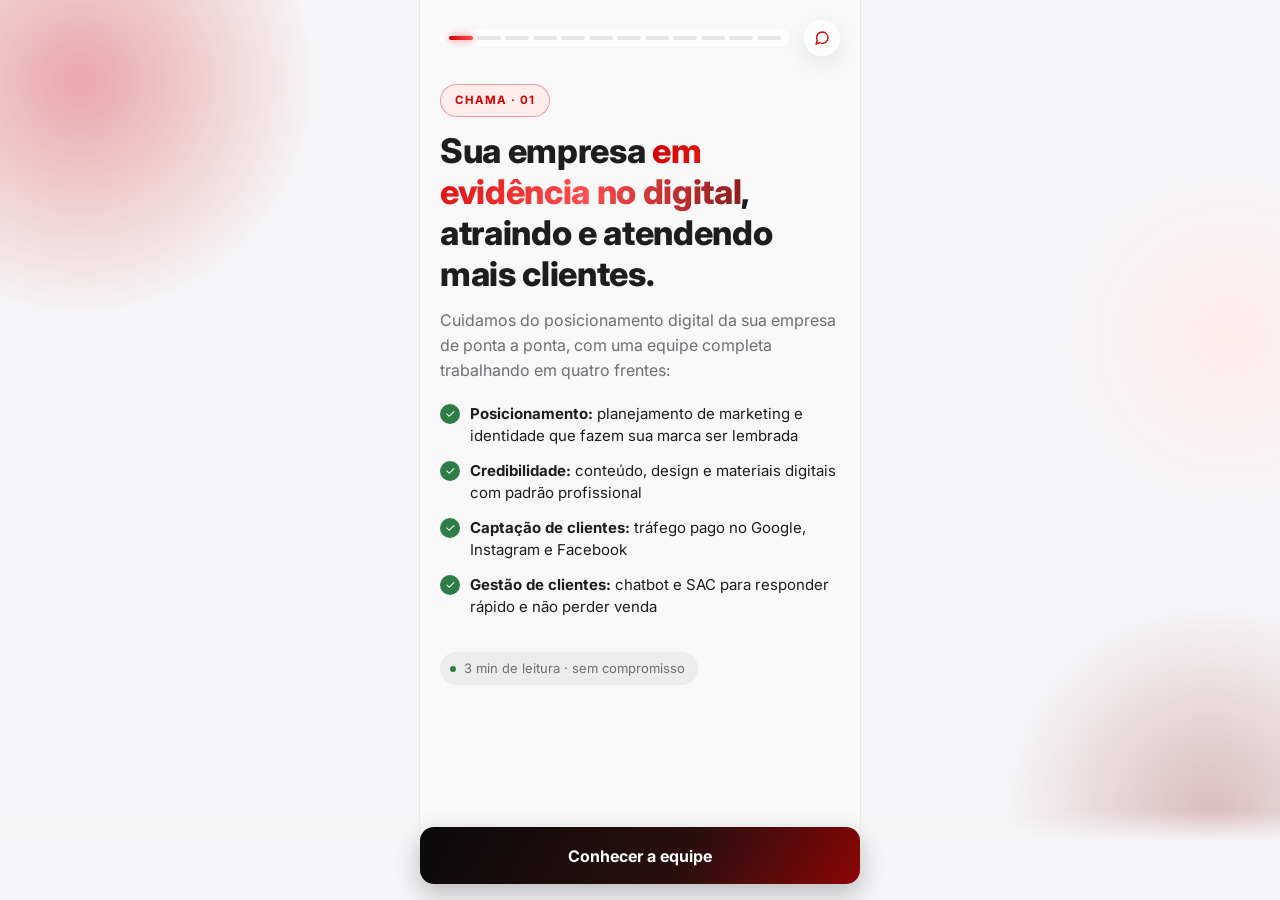
<file: index.html>
<!DOCTYPE html>
<html lang="pt-BR">
<head>
<meta charset="UTF-8">
<meta name="viewport" content="width=device-width, initial-scale=1.0">
<title>Chama</title>
<meta name="description" content="A Chama cuida do posicionamento digital da sua empresa: planejamento, conteúdo, design, tráfego pago, chatbot e SAC com uma equipe completa.">
<link rel="icon" href="assets/img/favicon.svg" type="image/svg+xml">
<link rel="icon" href="assets/img/favicon-32.png" sizes="32x32" type="image/png">
<link rel="alternate icon" href="assets/img/favicon.ico">
<link rel="apple-touch-icon" href="assets/img/apple-touch-icon.png">
<link rel="preconnect" href="https://fonts.googleapis.com">
<link rel="preconnect" href="https://fonts.gstatic.com" crossorigin>
<link href="https://fonts.googleapis.com/css2?family=Inter:wght@400;500;600;700;800&display=swap" rel="stylesheet">
<link rel="stylesheet" href="assets/style.css">
</head>
<body>
  <div class="frame">
    <div class="top-bar">
      <div class="progress" role="img" aria-label="Etapa 1 de 12">
        <span class="seg filled"></span>
        <span class="seg"></span>
        <span class="seg"></span>
        <span class="seg"></span>
        <span class="seg"></span>
        <span class="seg"></span>
        <span class="seg"></span>
        <span class="seg"></span>
        <span class="seg"></span>
        <span class="seg"></span>
        <span class="seg"></span>
        <span class="seg"></span>
      </div>
    </div>

    <main class="fade-in">
      <p class="eyebrow">Chama · 01</p>
      <h1 class="title">Sua empresa <span class="accent">em evidência no digital</span>, atraindo e atendendo mais clientes.</h1>
      <p class="subtext">Cuidamos do posicionamento digital da sua empresa de ponta a ponta, com uma equipe completa trabalhando em quatro frentes:</p>
      <ul class="check-list" style="margin-bottom:20px;">
        <li><span class="marker check">✓</span> <span><strong>Posicionamento:</strong> planejamento de marketing e identidade que fazem sua marca ser lembrada</span></li>
        <li><span class="marker check">✓</span> <span><strong>Credibilidade:</strong> conteúdo, design e materiais digitais com padrão profissional</span></li>
        <li><span class="marker check">✓</span> <span><strong>Captação de clientes:</strong> tráfego pago no Google, Instagram e Facebook</span></li>
        <li><span class="marker check">✓</span> <span><strong>Gestão de clientes:</strong> chatbot e SAC para responder rápido e não perder venda</span></li>
      </ul>
      <p class="note">3 min de leitura · sem compromisso</p>
    </main>

    <div class="cta-fixed">
      <div class="cta-fixed-inner">
        <a class="btn-primary" href="etapa-02.html">Conhecer a equipe</a>
      </div>
    </div>
  </div>

  <script src="assets/app.js"></script>
</body>
</html>
</file>
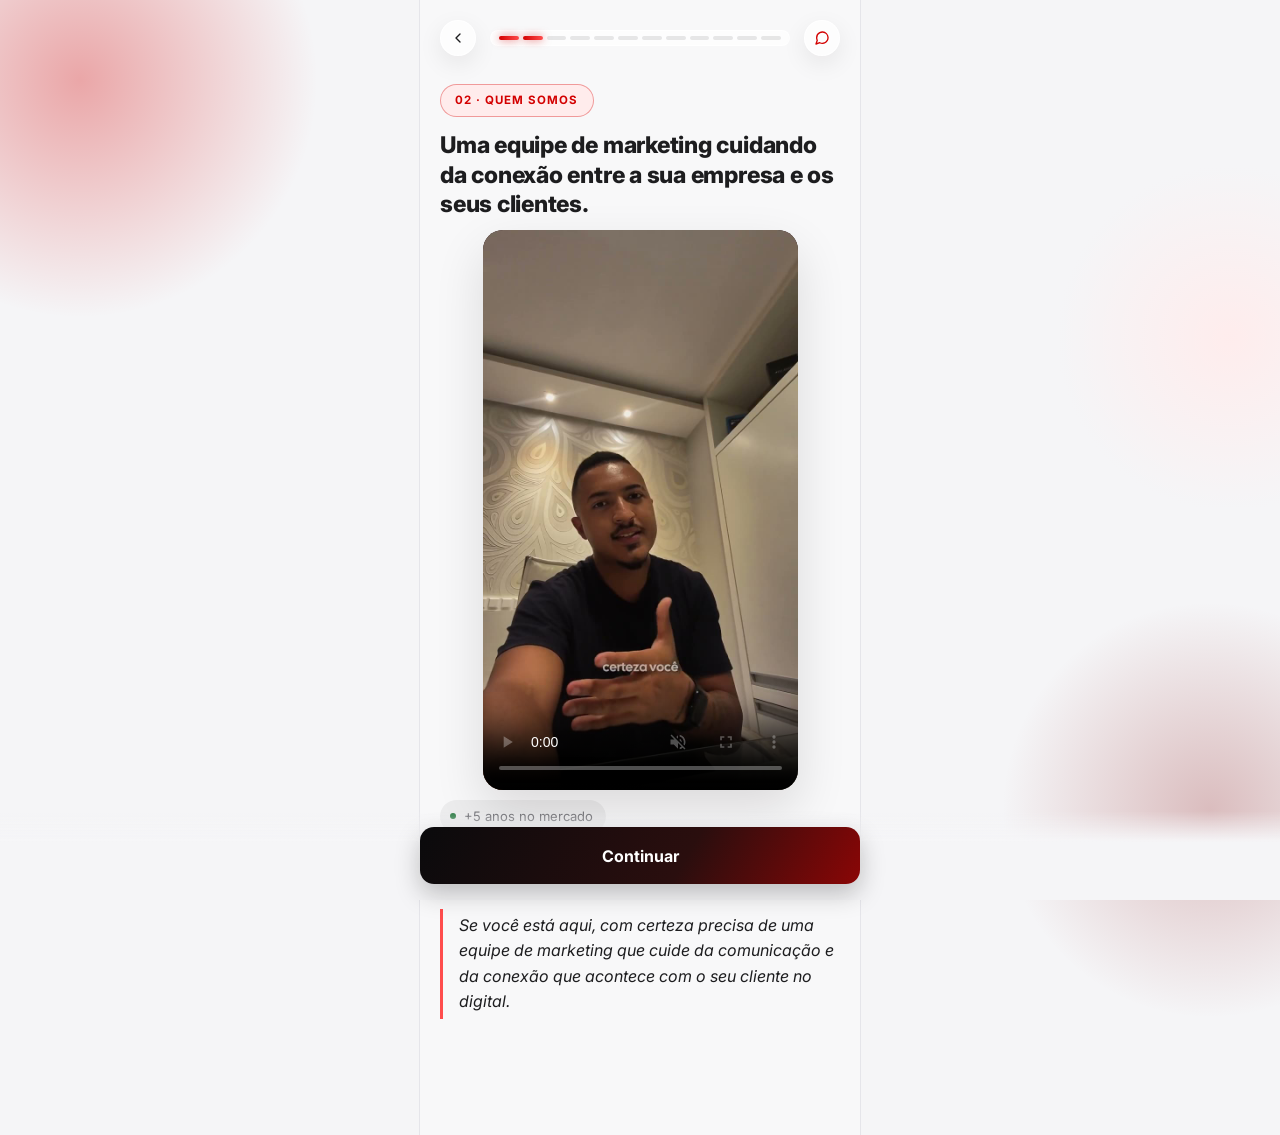
<file: etapa-02.html>
<!DOCTYPE html>
<html lang="pt-BR">
<head>
<meta charset="UTF-8">
<meta name="viewport" content="width=device-width, initial-scale=1.0">
<title>Chama</title>
<link rel="icon" href="assets/img/favicon.svg" type="image/svg+xml">
<link rel="icon" href="assets/img/favicon-32.png" sizes="32x32" type="image/png">
<link rel="alternate icon" href="assets/img/favicon.ico">
<link rel="apple-touch-icon" href="assets/img/apple-touch-icon.png">
<link rel="preconnect" href="https://fonts.googleapis.com">
<link rel="preconnect" href="https://fonts.gstatic.com" crossorigin>
<link href="https://fonts.googleapis.com/css2?family=Inter:wght@400;500;600;700;800&display=swap" rel="stylesheet">
<link rel="stylesheet" href="assets/style.css">
</head>
<body>
  <div class="frame">
    <div class="top-bar">
      <a class="btn-back" href="index.html" aria-label="Voltar para etapa anterior">
        <svg viewBox="0 0 24 24" fill="none" stroke="currentColor" stroke-width="2" stroke-linecap="round" stroke-linejoin="round"><polyline points="15 18 9 12 15 6"></polyline></svg>
      </a>
      <div class="progress" role="img" aria-label="Etapa 2 de 12">
        <span class="seg filled"></span>
        <span class="seg filled"></span>
        <span class="seg"></span>
        <span class="seg"></span>
        <span class="seg"></span>
        <span class="seg"></span>
        <span class="seg"></span>
        <span class="seg"></span>
        <span class="seg"></span>
        <span class="seg"></span>
        <span class="seg"></span>
        <span class="seg"></span>
      </div>
    </div>

    <main class="fade-in">
      <p class="eyebrow">02 · Quem somos</p>
      <h2 class="section-title">Uma equipe de marketing cuidando da conexão entre a sua empresa e os seus clientes.</h2>
      <div class="video-frame portrait">
        <video data-autoplay controls playsinline muted preload="auto" poster="assets/video/institucional-capa.jpg" aria-label="Vídeo institucional da Chama">
          <source src="assets/video/institucional.mp4" type="video/mp4">
        </video>
      </div>

      <div style="display:flex; flex-wrap:wrap; gap:8px; margin-bottom:18px;">
        <span class="note">+5 anos no mercado</span>
        <span class="note">Experiência no nicho gastronômico</span>
      </div>

      <blockquote class="pull-quote">
        Se você está aqui, com certeza precisa de uma equipe de marketing que cuide da comunicação e da conexão que acontece com o seu cliente no digital.
      </blockquote>
    </main>

    <div class="cta-fixed">
      <div class="cta-fixed-inner">
        <a class="btn-primary" href="etapa-03.html">Continuar</a>
      </div>
    </div>
  </div>

  <script src="assets/app.js"></script>
</body>
</html>
</file>
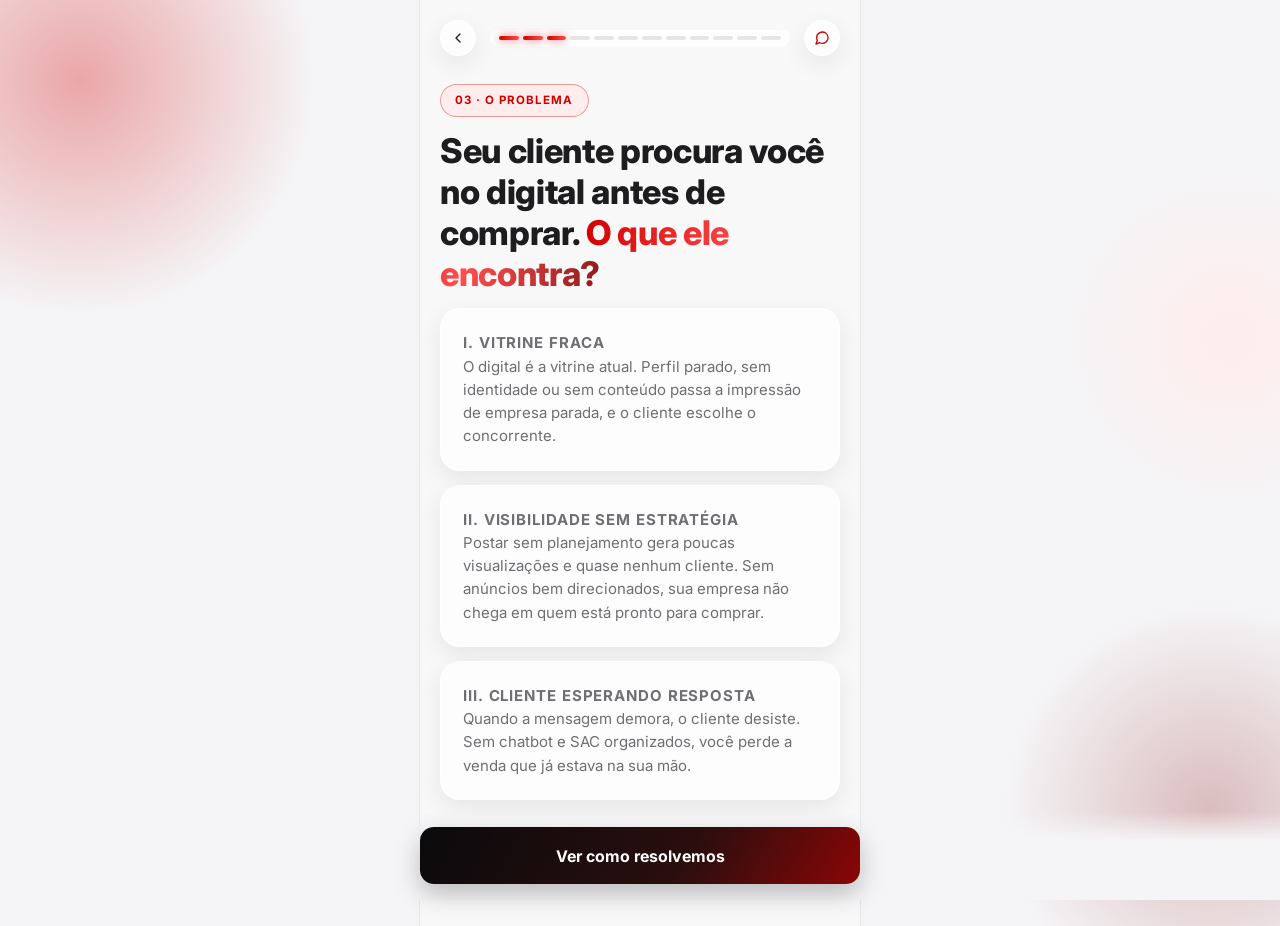
<file: etapa-03.html>
<!DOCTYPE html>
<html lang="pt-BR">
<head>
<meta charset="UTF-8">
<meta name="viewport" content="width=device-width, initial-scale=1.0">
<title>Chama</title>
<link rel="icon" href="assets/img/favicon.svg" type="image/svg+xml">
<link rel="icon" href="assets/img/favicon-32.png" sizes="32x32" type="image/png">
<link rel="alternate icon" href="assets/img/favicon.ico">
<link rel="apple-touch-icon" href="assets/img/apple-touch-icon.png">
<link rel="preconnect" href="https://fonts.googleapis.com">
<link rel="preconnect" href="https://fonts.gstatic.com" crossorigin>
<link href="https://fonts.googleapis.com/css2?family=Inter:wght@400;500;600;700;800&display=swap" rel="stylesheet">
<link rel="stylesheet" href="assets/style.css">
</head>
<body>
  <div class="frame">
    <div class="top-bar">
      <a class="btn-back" href="etapa-02.html" aria-label="Voltar para etapa anterior">
        <svg viewBox="0 0 24 24" fill="none" stroke="currentColor" stroke-width="2" stroke-linecap="round" stroke-linejoin="round"><polyline points="15 18 9 12 15 6"></polyline></svg>
      </a>
      <div class="progress" role="img" aria-label="Etapa 3 de 12">
        <span class="seg filled"></span>
        <span class="seg filled"></span>
        <span class="seg filled"></span>
        <span class="seg"></span>
        <span class="seg"></span>
        <span class="seg"></span>
        <span class="seg"></span>
        <span class="seg"></span>
        <span class="seg"></span>
        <span class="seg"></span>
        <span class="seg"></span>
        <span class="seg"></span>
      </div>
    </div>

    <main class="fade-in">
      <p class="eyebrow">03 · O problema</p>
      <h1 class="title">Seu cliente procura você no digital antes de comprar. <span class="accent">O que ele encontra?</span></h1>

      <div class="card">
        <p class="card-label">I. Vitrine fraca</p>
        <p>O digital é a vitrine atual. Perfil parado, sem identidade ou sem conteúdo passa a impressão de empresa parada, e o cliente escolhe o concorrente.</p>
      </div>
      <div class="card">
        <p class="card-label">II. Visibilidade sem estratégia</p>
        <p>Postar sem planejamento gera poucas visualizações e quase nenhum cliente. Sem anúncios bem direcionados, sua empresa não chega em quem está pronto para comprar.</p>
      </div>
      <div class="card">
        <p class="card-label">III. Cliente esperando resposta</p>
        <p>Quando a mensagem demora, o cliente desiste. Sem chatbot e SAC organizados, você perde a venda que já estava na sua mão.</p>
      </div>
    </main>

    <div class="cta-fixed">
      <div class="cta-fixed-inner">
        <a class="btn-primary" href="etapa-04.html">Ver como resolvemos</a>
      </div>
    </div>
  </div>

  <script src="assets/app.js"></script>
</body>
</html>
</file>
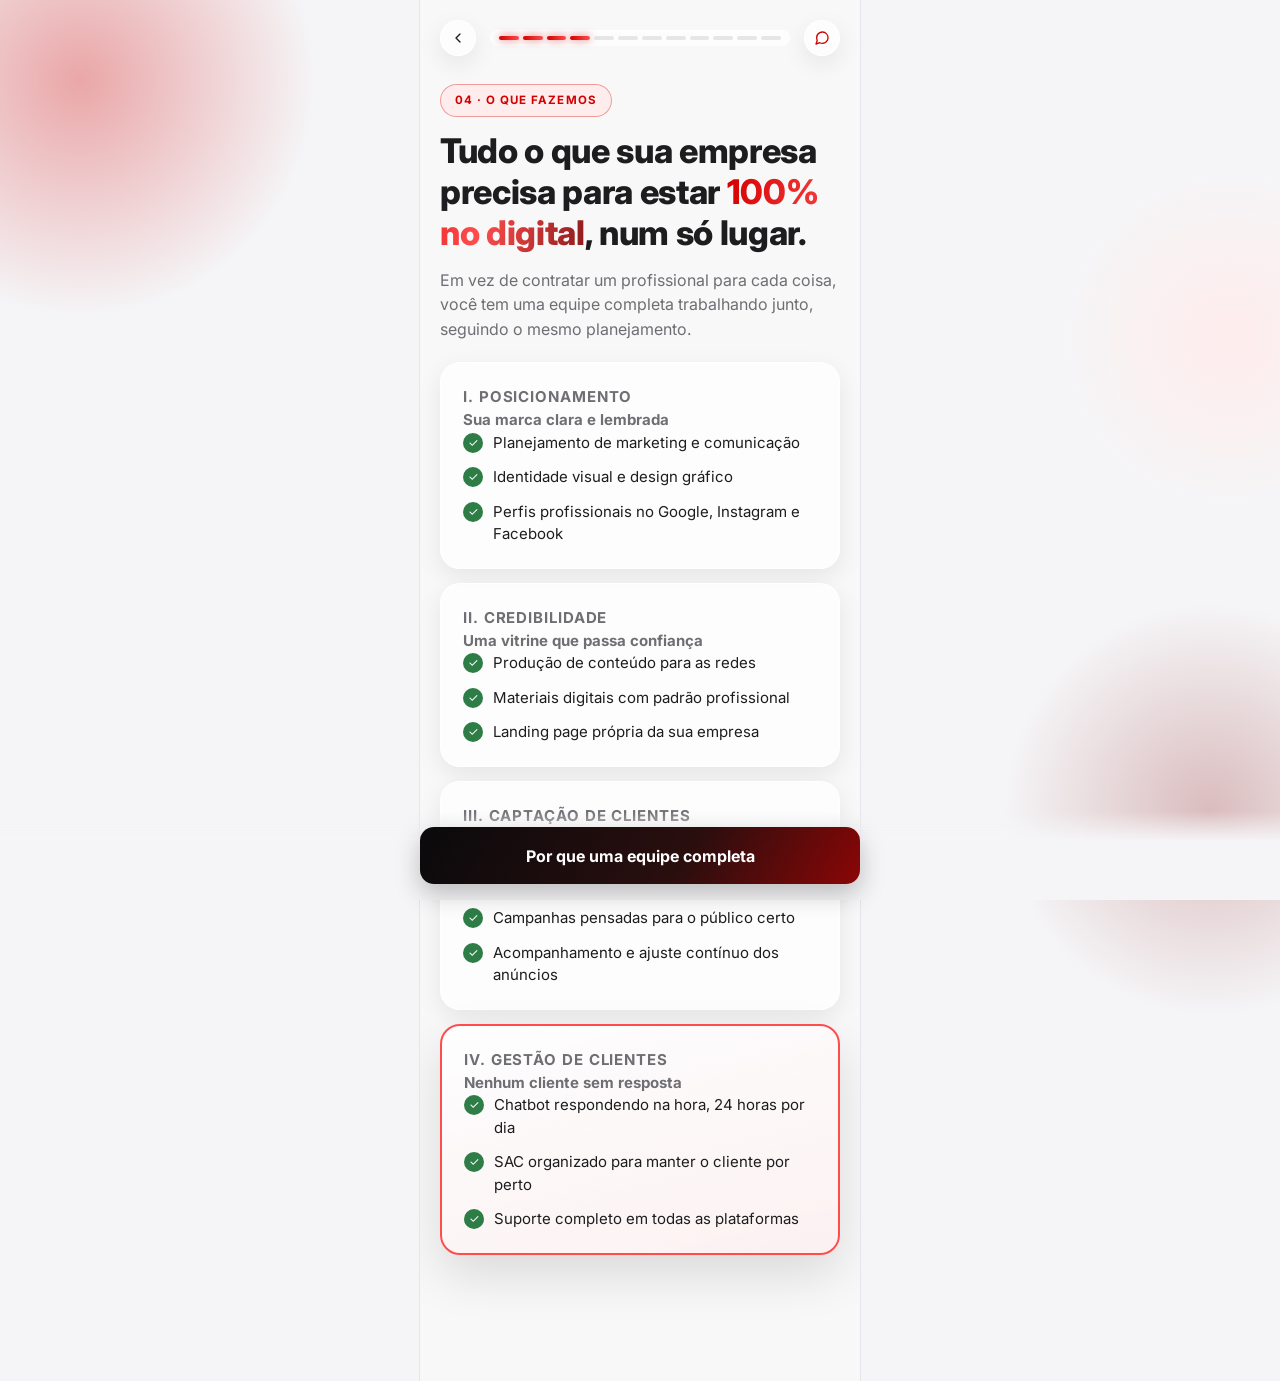
<file: etapa-04.html>
<!DOCTYPE html>
<html lang="pt-BR">
<head>
<meta charset="UTF-8">
<meta name="viewport" content="width=device-width, initial-scale=1.0">
<title>Chama</title>
<link rel="icon" href="assets/img/favicon.svg" type="image/svg+xml">
<link rel="icon" href="assets/img/favicon-32.png" sizes="32x32" type="image/png">
<link rel="alternate icon" href="assets/img/favicon.ico">
<link rel="apple-touch-icon" href="assets/img/apple-touch-icon.png">
<link rel="preconnect" href="https://fonts.googleapis.com">
<link rel="preconnect" href="https://fonts.gstatic.com" crossorigin>
<link href="https://fonts.googleapis.com/css2?family=Inter:wght@400;500;600;700;800&display=swap" rel="stylesheet">
<link rel="stylesheet" href="assets/style.css">
</head>
<body>
  <div class="frame">
    <div class="top-bar">
      <a class="btn-back" href="etapa-03.html" aria-label="Voltar para etapa anterior">
        <svg viewBox="0 0 24 24" fill="none" stroke="currentColor" stroke-width="2" stroke-linecap="round" stroke-linejoin="round"><polyline points="15 18 9 12 15 6"></polyline></svg>
      </a>
      <div class="progress" role="img" aria-label="Etapa 4 de 12">
        <span class="seg filled"></span>
        <span class="seg filled"></span>
        <span class="seg filled"></span>
        <span class="seg filled"></span>
        <span class="seg"></span>
        <span class="seg"></span>
        <span class="seg"></span>
        <span class="seg"></span>
        <span class="seg"></span>
        <span class="seg"></span>
        <span class="seg"></span>
        <span class="seg"></span>
      </div>
    </div>

    <main class="fade-in">
      <p class="eyebrow">04 · O que fazemos</p>
      <h1 class="title">Tudo o que sua empresa precisa para estar <span class="accent">100% no digital</span>, num só lugar.</h1>
      <p class="subtext">Em vez de contratar um profissional para cada coisa, você tem uma equipe completa trabalhando junto, seguindo o mesmo planejamento.</p>

      <div class="card">
        <p class="card-label">I. Posicionamento</p>
        <p class="card-title">Sua marca clara e lembrada</p>
        <ul class="check-list">
          <li><span class="marker check">✓</span> Planejamento de marketing e comunicação</li>
          <li><span class="marker check">✓</span> Identidade visual e design gráfico</li>
          <li><span class="marker check">✓</span> Perfis profissionais no Google, Instagram e Facebook</li>
        </ul>
      </div>

      <div class="card">
        <p class="card-label">II. Credibilidade</p>
        <p class="card-title">Uma vitrine que passa confiança</p>
        <ul class="check-list">
          <li><span class="marker check">✓</span> Produção de conteúdo para as redes</li>
          <li><span class="marker check">✓</span> Materiais digitais com padrão profissional</li>
          <li><span class="marker check">✓</span> Landing page própria da sua empresa</li>
        </ul>
      </div>

      <div class="card">
        <p class="card-label">III. Captação de clientes</p>
        <p class="card-title">Sua empresa chegando em quem compra</p>
        <ul class="check-list">
          <li><span class="marker check">✓</span> Tráfego pago no Google e na Meta (Instagram e Facebook)</li>
          <li><span class="marker check">✓</span> Campanhas pensadas para o público certo</li>
          <li><span class="marker check">✓</span> Acompanhamento e ajuste contínuo dos anúncios</li>
        </ul>
      </div>

      <div class="card highlight">
        <p class="card-label">IV. Gestão de clientes</p>
        <p class="card-title">Nenhum cliente sem resposta</p>
        <ul class="check-list">
          <li><span class="marker check">✓</span> Chatbot respondendo na hora, 24 horas por dia</li>
          <li><span class="marker check">✓</span> SAC organizado para manter o cliente por perto</li>
          <li><span class="marker check">✓</span> Suporte completo em todas as plataformas</li>
        </ul>
      </div>
    </main>

    <div class="cta-fixed">
      <div class="cta-fixed-inner">
        <a class="btn-primary" href="etapa-05.html">Por que uma equipe completa</a>
      </div>
    </div>
  </div>

  <script src="assets/app.js"></script>
</body>
</html>
</file>
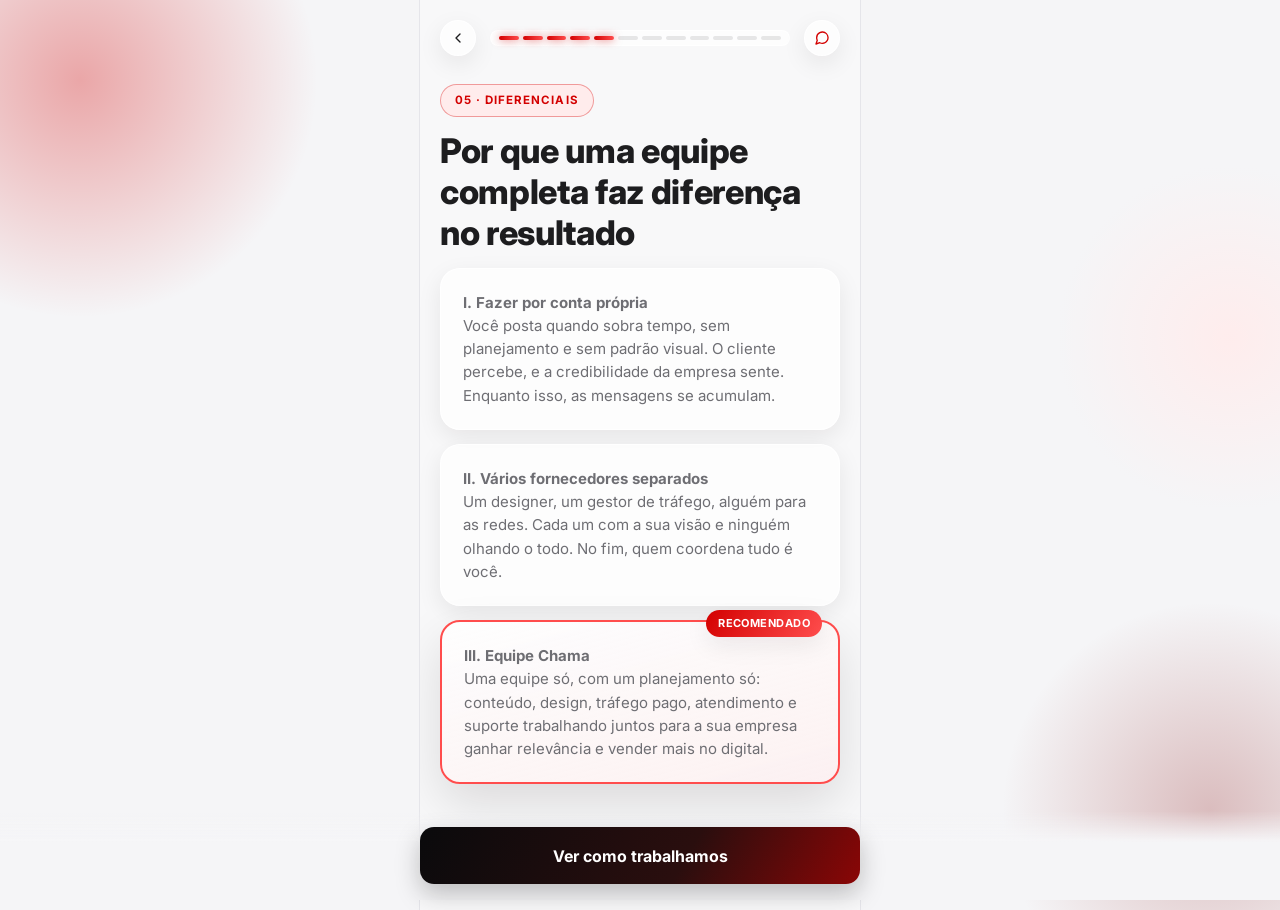
<file: etapa-05.html>
<!DOCTYPE html>
<html lang="pt-BR">
<head>
<meta charset="UTF-8">
<meta name="viewport" content="width=device-width, initial-scale=1.0">
<title>Chama</title>
<link rel="icon" href="assets/img/favicon.svg" type="image/svg+xml">
<link rel="icon" href="assets/img/favicon-32.png" sizes="32x32" type="image/png">
<link rel="alternate icon" href="assets/img/favicon.ico">
<link rel="apple-touch-icon" href="assets/img/apple-touch-icon.png">
<link rel="preconnect" href="https://fonts.googleapis.com">
<link rel="preconnect" href="https://fonts.gstatic.com" crossorigin>
<link href="https://fonts.googleapis.com/css2?family=Inter:wght@400;500;600;700;800&display=swap" rel="stylesheet">
<link rel="stylesheet" href="assets/style.css">
</head>
<body>
  <div class="frame">
    <div class="top-bar">
      <a class="btn-back" href="etapa-04.html" aria-label="Voltar para etapa anterior">
        <svg viewBox="0 0 24 24" fill="none" stroke="currentColor" stroke-width="2" stroke-linecap="round" stroke-linejoin="round"><polyline points="15 18 9 12 15 6"></polyline></svg>
      </a>
      <div class="progress" role="img" aria-label="Etapa 5 de 12">
        <span class="seg filled"></span>
        <span class="seg filled"></span>
        <span class="seg filled"></span>
        <span class="seg filled"></span>
        <span class="seg filled"></span>
        <span class="seg"></span>
        <span class="seg"></span>
        <span class="seg"></span>
        <span class="seg"></span>
        <span class="seg"></span>
        <span class="seg"></span>
        <span class="seg"></span>
      </div>
    </div>

    <main class="fade-in">
      <p class="eyebrow">05 · Diferenciais</p>
      <h1 class="title">Por que uma equipe completa faz diferença no resultado</h1>

      <div class="card compare-card">
        <p class="card-title">I. Fazer por conta própria</p>
        <p>Você posta quando sobra tempo, sem planejamento e sem padrão visual. O cliente percebe, e a credibilidade da empresa sente. Enquanto isso, as mensagens se acumulam.</p>
      </div>

      <div class="card compare-card">
        <p class="card-title">II. Vários fornecedores separados</p>
        <p>Um designer, um gestor de tráfego, alguém para as redes. Cada um com a sua visão e ninguém olhando o todo. No fim, quem coordena tudo é você.</p>
      </div>

      <div class="card compare-card highlight">
        <span class="badge-corner">Recomendado</span>
        <p class="card-title">III. Equipe Chama</p>
        <p>Uma equipe só, com um planejamento só: conteúdo, design, tráfego pago, atendimento e suporte trabalhando juntos para a sua empresa ganhar relevância e vender mais no digital.</p>
      </div>
    </main>

    <div class="cta-fixed">
      <div class="cta-fixed-inner">
        <a class="btn-primary" href="etapa-06.html">Ver como trabalhamos</a>
      </div>
    </div>
  </div>

  <script src="assets/app.js"></script>
</body>
</html>
</file>
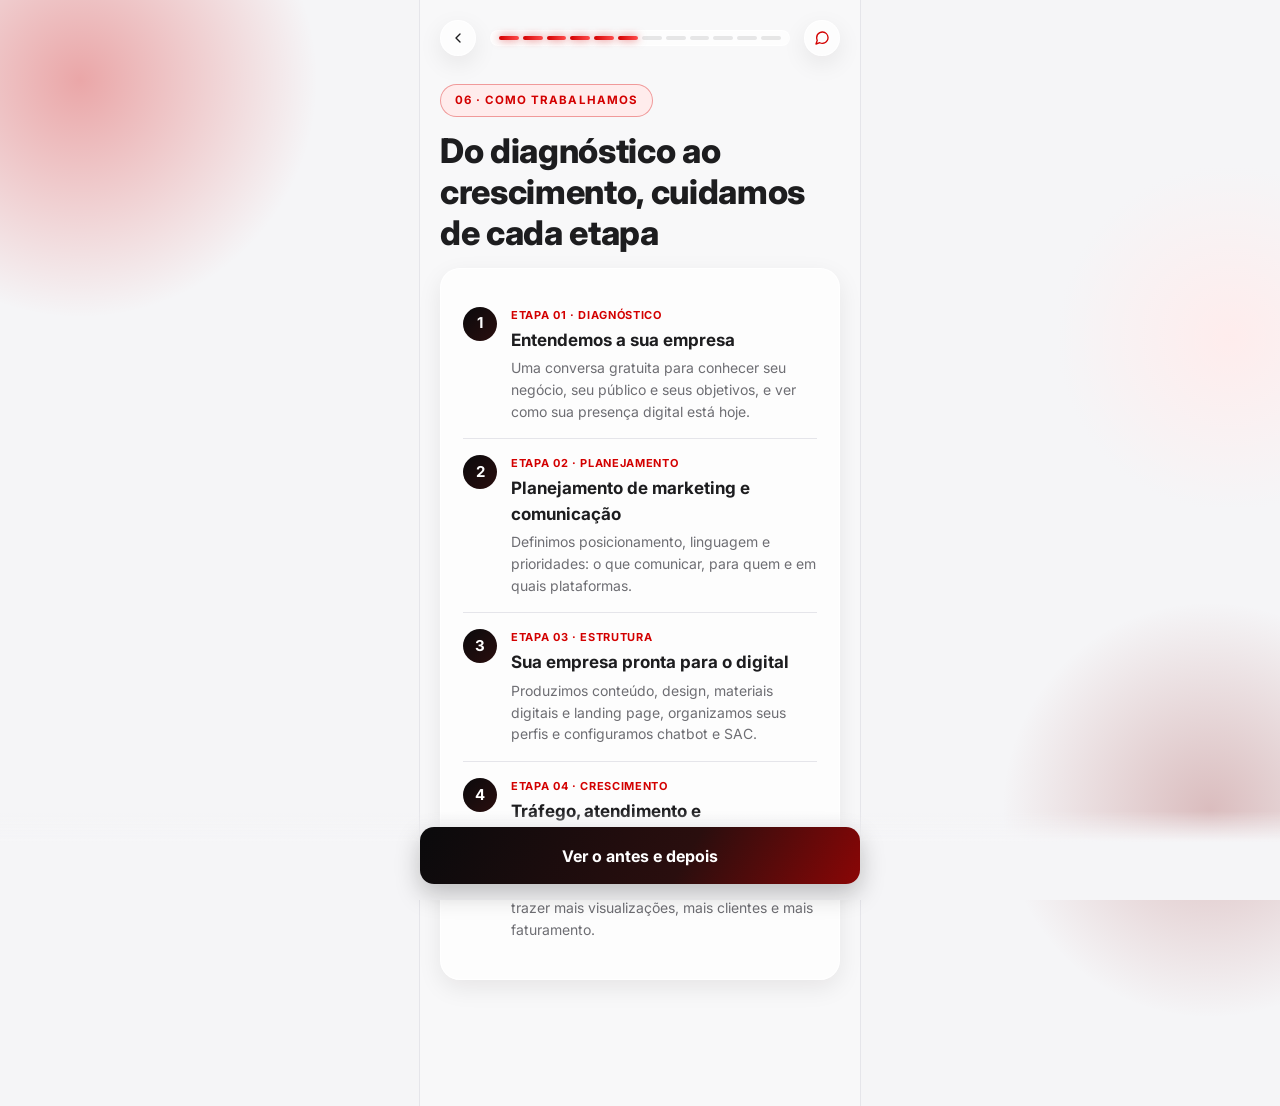
<file: etapa-06.html>
<!DOCTYPE html>
<html lang="pt-BR">
<head>
<meta charset="UTF-8">
<meta name="viewport" content="width=device-width, initial-scale=1.0">
<title>Chama</title>
<link rel="icon" href="assets/img/favicon.svg" type="image/svg+xml">
<link rel="icon" href="assets/img/favicon-32.png" sizes="32x32" type="image/png">
<link rel="alternate icon" href="assets/img/favicon.ico">
<link rel="apple-touch-icon" href="assets/img/apple-touch-icon.png">
<link rel="preconnect" href="https://fonts.googleapis.com">
<link rel="preconnect" href="https://fonts.gstatic.com" crossorigin>
<link href="https://fonts.googleapis.com/css2?family=Inter:wght@400;500;600;700;800&display=swap" rel="stylesheet">
<link rel="stylesheet" href="assets/style.css">
</head>
<body>
  <div class="frame">
    <div class="top-bar">
      <a class="btn-back" href="etapa-05.html" aria-label="Voltar para etapa anterior">
        <svg viewBox="0 0 24 24" fill="none" stroke="currentColor" stroke-width="2" stroke-linecap="round" stroke-linejoin="round"><polyline points="15 18 9 12 15 6"></polyline></svg>
      </a>
      <div class="progress" role="img" aria-label="Etapa 6 de 12">
        <span class="seg filled"></span>
        <span class="seg filled"></span>
        <span class="seg filled"></span>
        <span class="seg filled"></span>
        <span class="seg filled"></span>
        <span class="seg filled"></span>
        <span class="seg"></span>
        <span class="seg"></span>
        <span class="seg"></span>
        <span class="seg"></span>
        <span class="seg"></span>
        <span class="seg"></span>
      </div>
    </div>

    <main class="fade-in">
      <p class="eyebrow">06 · Como trabalhamos</p>
      <h1 class="title">Do diagnóstico ao crescimento, cuidamos de cada etapa</h1>

      <!-- Espaço reservado para um case real: nome da empresa, segmento, números e o impacto do trabalho.
           Use <div class="card"> aqui quando tiver um depoimento autorizado. -->

      <div class="card">
        <div class="step">
          <div class="step-num">1</div>
          <div class="step-body">
            <p class="step-tag">Etapa 01 · Diagnóstico</p>
            <h3>Entendemos a sua empresa</h3>
            <p>Uma conversa gratuita para conhecer seu negócio, seu público e seus objetivos, e ver como sua presença digital está hoje.</p>
          </div>
        </div>
        <div class="step">
          <div class="step-num">2</div>
          <div class="step-body">
            <p class="step-tag">Etapa 02 · Planejamento</p>
            <h3>Planejamento de marketing e comunicação</h3>
            <p>Definimos posicionamento, linguagem e prioridades: o que comunicar, para quem e em quais plataformas.</p>
          </div>
        </div>
        <div class="step">
          <div class="step-num">3</div>
          <div class="step-body">
            <p class="step-tag">Etapa 03 · Estrutura</p>
            <h3>Sua empresa pronta para o digital</h3>
            <p>Produzimos conteúdo, design, materiais digitais e landing page, organizamos seus perfis e configuramos chatbot e SAC.</p>
          </div>
        </div>
        <div class="step">
          <div class="step-num">4</div>
          <div class="step-body">
            <p class="step-tag">Etapa 04 · Crescimento</p>
            <h3>Tráfego, atendimento e acompanhamento</h3>
            <p>Colocamos as campanhas no ar e acompanhamos de perto, ajustando para trazer mais visualizações, mais clientes e mais faturamento.</p>
          </div>
        </div>
      </div>
    </main>

    <div class="cta-fixed">
      <div class="cta-fixed-inner">
        <a class="btn-primary" href="etapa-07.html">Ver o antes e depois</a>
      </div>
    </div>
  </div>

  <script src="assets/app.js"></script>
</body>
</html>
</file>
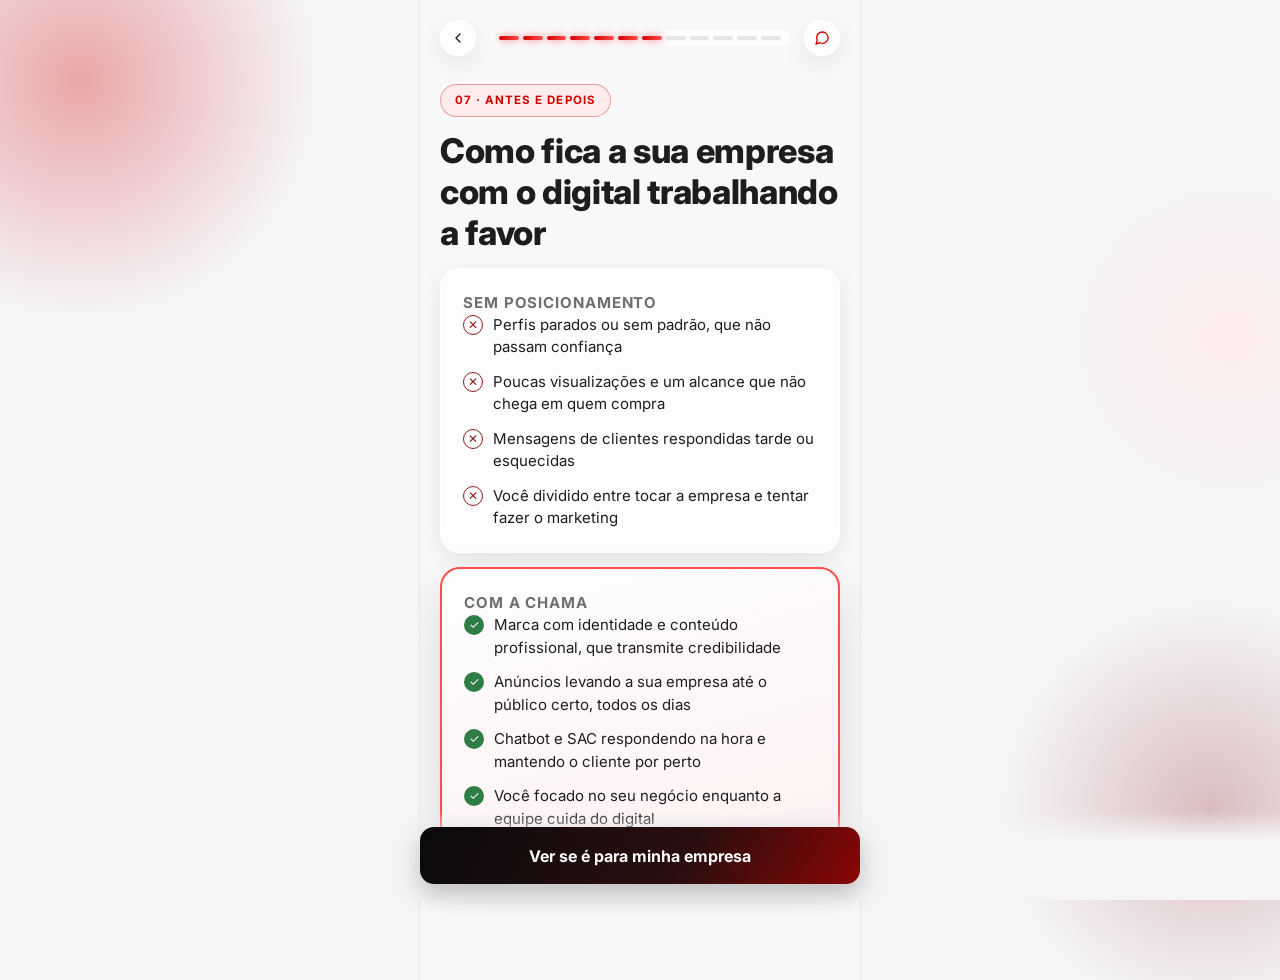
<file: etapa-07.html>
<!DOCTYPE html>
<html lang="pt-BR">
<head>
<meta charset="UTF-8">
<meta name="viewport" content="width=device-width, initial-scale=1.0">
<title>Chama</title>
<link rel="icon" href="assets/img/favicon.svg" type="image/svg+xml">
<link rel="icon" href="assets/img/favicon-32.png" sizes="32x32" type="image/png">
<link rel="alternate icon" href="assets/img/favicon.ico">
<link rel="apple-touch-icon" href="assets/img/apple-touch-icon.png">
<link rel="preconnect" href="https://fonts.googleapis.com">
<link rel="preconnect" href="https://fonts.gstatic.com" crossorigin>
<link href="https://fonts.googleapis.com/css2?family=Inter:wght@400;500;600;700;800&display=swap" rel="stylesheet">
<link rel="stylesheet" href="assets/style.css">
</head>
<body>
  <div class="frame">
    <div class="top-bar">
      <a class="btn-back" href="etapa-06.html" aria-label="Voltar para etapa anterior">
        <svg viewBox="0 0 24 24" fill="none" stroke="currentColor" stroke-width="2" stroke-linecap="round" stroke-linejoin="round"><polyline points="15 18 9 12 15 6"></polyline></svg>
      </a>
      <div class="progress" role="img" aria-label="Etapa 7 de 12">
        <span class="seg filled"></span>
        <span class="seg filled"></span>
        <span class="seg filled"></span>
        <span class="seg filled"></span>
        <span class="seg filled"></span>
        <span class="seg filled"></span>
        <span class="seg filled"></span>
        <span class="seg"></span>
        <span class="seg"></span>
        <span class="seg"></span>
        <span class="seg"></span>
        <span class="seg"></span>
      </div>
    </div>

    <main class="fade-in">
      <p class="eyebrow">07 · Antes e depois</p>
      <h1 class="title">Como fica a sua empresa com o digital trabalhando a favor</h1>

      <div class="card">
        <p class="card-label">Sem posicionamento</p>
        <ul class="plain-list">
          <li><span class="marker x">✕</span> Perfis parados ou sem padrão, que não passam confiança</li>
          <li><span class="marker x">✕</span> Poucas visualizações e um alcance que não chega em quem compra</li>
          <li><span class="marker x">✕</span> Mensagens de clientes respondidas tarde ou esquecidas</li>
          <li><span class="marker x">✕</span> Você dividido entre tocar a empresa e tentar fazer o marketing</li>
        </ul>
      </div>

      <div class="card highlight">
        <p class="card-label">Com a Chama</p>
        <ul class="check-list">
          <li><span class="marker check">✓</span> Marca com identidade e conteúdo profissional, que transmite credibilidade</li>
          <li><span class="marker check">✓</span> Anúncios levando a sua empresa até o público certo, todos os dias</li>
          <li><span class="marker check">✓</span> Chatbot e SAC respondendo na hora e mantendo o cliente por perto</li>
          <li><span class="marker check">✓</span> Você focado no seu negócio enquanto a equipe cuida do digital</li>
        </ul>
      </div>
    </main>

    <div class="cta-fixed">
      <div class="cta-fixed-inner">
        <a class="btn-primary" href="etapa-08.html">Ver se é para minha empresa</a>
      </div>
    </div>
  </div>

  <script src="assets/app.js"></script>
</body>
</html>
</file>
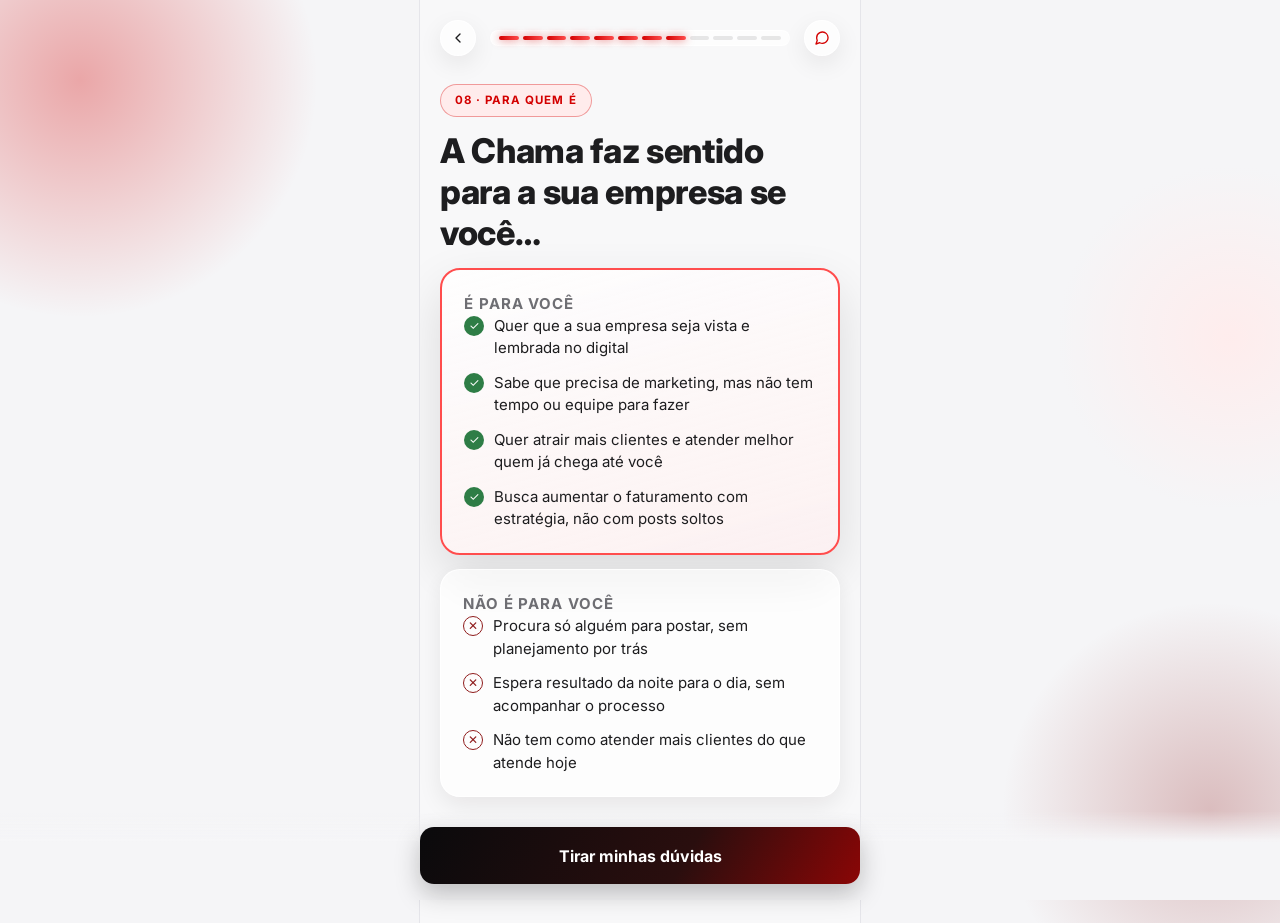
<file: etapa-08.html>
<!DOCTYPE html>
<html lang="pt-BR">
<head>
<meta charset="UTF-8">
<meta name="viewport" content="width=device-width, initial-scale=1.0">
<title>Chama</title>
<link rel="icon" href="assets/img/favicon.svg" type="image/svg+xml">
<link rel="icon" href="assets/img/favicon-32.png" sizes="32x32" type="image/png">
<link rel="alternate icon" href="assets/img/favicon.ico">
<link rel="apple-touch-icon" href="assets/img/apple-touch-icon.png">
<link rel="preconnect" href="https://fonts.googleapis.com">
<link rel="preconnect" href="https://fonts.gstatic.com" crossorigin>
<link href="https://fonts.googleapis.com/css2?family=Inter:wght@400;500;600;700;800&display=swap" rel="stylesheet">
<link rel="stylesheet" href="assets/style.css">
</head>
<body>
  <div class="frame">
    <div class="top-bar">
      <a class="btn-back" href="etapa-07.html" aria-label="Voltar para etapa anterior">
        <svg viewBox="0 0 24 24" fill="none" stroke="currentColor" stroke-width="2" stroke-linecap="round" stroke-linejoin="round"><polyline points="15 18 9 12 15 6"></polyline></svg>
      </a>
      <div class="progress" role="img" aria-label="Etapa 8 de 12">
        <span class="seg filled"></span>
        <span class="seg filled"></span>
        <span class="seg filled"></span>
        <span class="seg filled"></span>
        <span class="seg filled"></span>
        <span class="seg filled"></span>
        <span class="seg filled"></span>
        <span class="seg filled"></span>
        <span class="seg"></span>
        <span class="seg"></span>
        <span class="seg"></span>
        <span class="seg"></span>
      </div>
    </div>

    <main class="fade-in">
      <p class="eyebrow">08 · Para quem é</p>
      <h1 class="title">A Chama faz sentido para a sua empresa se você…</h1>

      <div class="card highlight">
        <p class="card-label">É para você</p>
        <ul class="check-list">
          <li><span class="marker check">✓</span> Quer que a sua empresa seja vista e lembrada no digital</li>
          <li><span class="marker check">✓</span> Sabe que precisa de marketing, mas não tem tempo ou equipe para fazer</li>
          <li><span class="marker check">✓</span> Quer atrair mais clientes e atender melhor quem já chega até você</li>
          <li><span class="marker check">✓</span> Busca aumentar o faturamento com estratégia, não com posts soltos</li>
        </ul>
      </div>

      <div class="card">
        <p class="card-label">Não é para você</p>
        <ul class="plain-list">
          <li><span class="marker x">✕</span> Procura só alguém para postar, sem planejamento por trás</li>
          <li><span class="marker x">✕</span> Espera resultado da noite para o dia, sem acompanhar o processo</li>
          <li><span class="marker x">✕</span> Não tem como atender mais clientes do que atende hoje</li>
        </ul>
      </div>
    </main>

    <div class="cta-fixed">
      <div class="cta-fixed-inner">
        <a class="btn-primary" href="etapa-09.html">Tirar minhas dúvidas</a>
      </div>
    </div>
  </div>

  <script src="assets/app.js"></script>
</body>
</html>
</file>
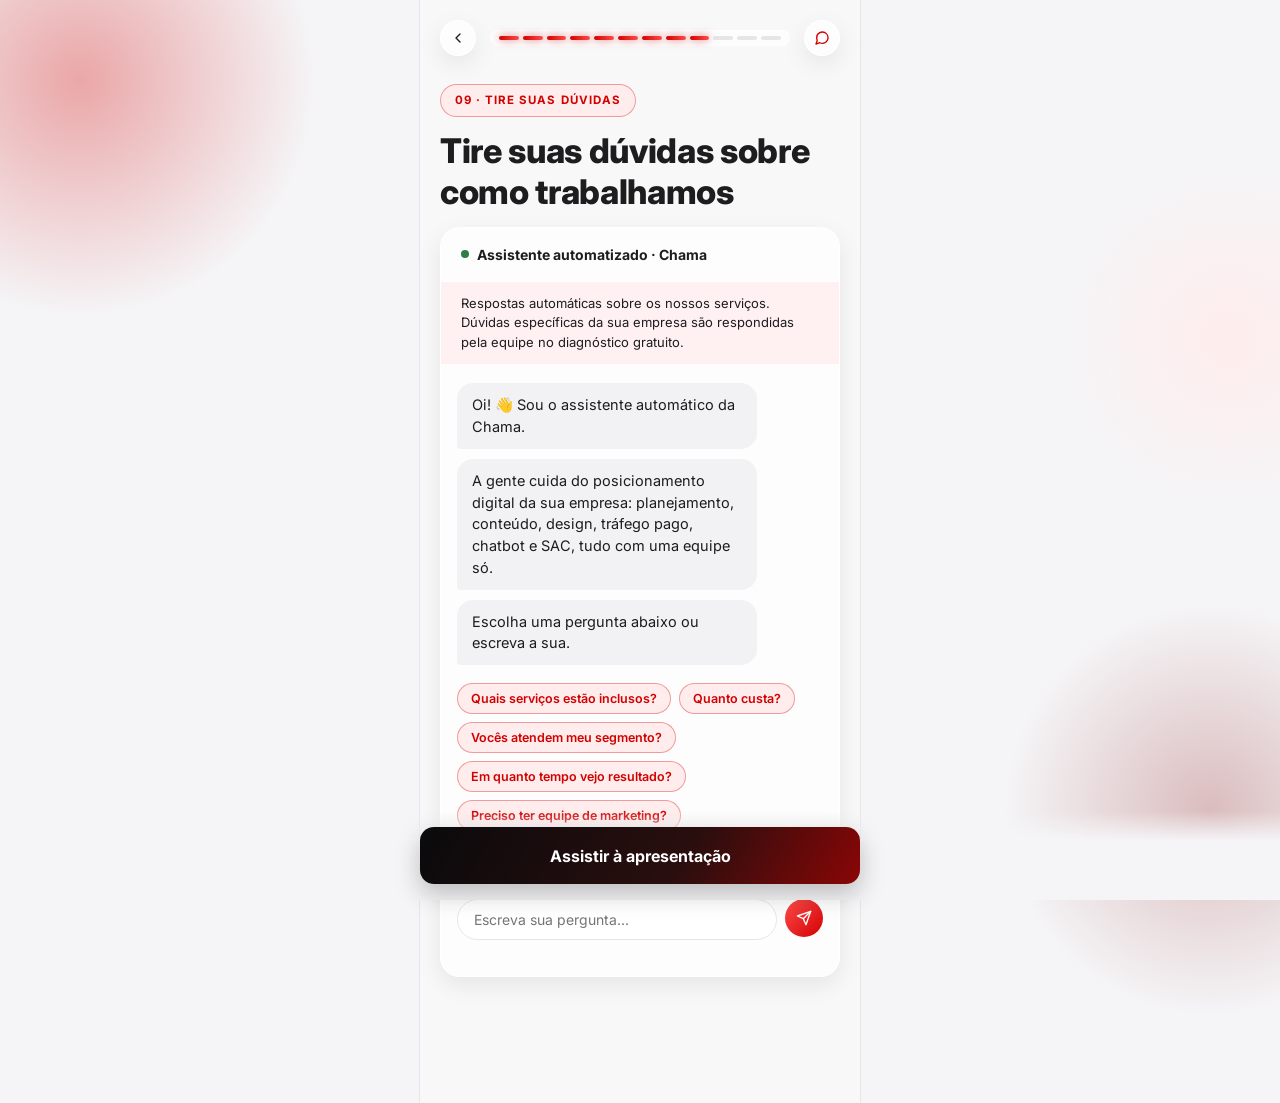
<file: etapa-09.html>
<!DOCTYPE html>
<html lang="pt-BR">

<head>
  <meta charset="UTF-8">
  <meta name="viewport" content="width=device-width, initial-scale=1.0">
  <title>Chama</title>
  <link rel="icon" href="assets/img/favicon.svg" type="image/svg+xml">
  <link rel="icon" href="assets/img/favicon-32.png" sizes="32x32" type="image/png">
  <link rel="alternate icon" href="assets/img/favicon.ico">
  <link rel="apple-touch-icon" href="assets/img/apple-touch-icon.png">
  <link rel="preconnect" href="https://fonts.googleapis.com">
  <link rel="preconnect" href="https://fonts.gstatic.com" crossorigin>
  <link href="https://fonts.googleapis.com/css2?family=Inter:wght@400;500;600;700;800&display=swap" rel="stylesheet">
  <link rel="stylesheet" href="assets/style.css">
</head>

<body>
  <div class="frame">
    <div class="top-bar">
      <a class="btn-back" href="etapa-08.html" aria-label="Voltar para etapa anterior">
        <svg viewBox="0 0 24 24" fill="none" stroke="currentColor" stroke-width="2" stroke-linecap="round"
          stroke-linejoin="round">
          <polyline points="15 18 9 12 15 6"></polyline>
        </svg>
      </a>
      <div class="progress" role="img" aria-label="Etapa 9 de 12">
        <span class="seg filled"></span>
        <span class="seg filled"></span>
        <span class="seg filled"></span>
        <span class="seg filled"></span>
        <span class="seg filled"></span>
        <span class="seg filled"></span>
        <span class="seg filled"></span>
        <span class="seg filled"></span>
        <span class="seg filled"></span>
        <span class="seg"></span>
        <span class="seg"></span>
        <span class="seg"></span>
      </div>
    </div>

    <main class="fade-in">
      <p class="eyebrow">09 · Tire suas dúvidas</p>
      <h1 class="title">Tire suas dúvidas sobre como trabalhamos</h1>

      <div class="card chat-card">
        <div class="chat-header">
          <span class="online-dot"></span>
          <span>Assistente automatizado · Chama</span>
        </div>
        <div class="chat-notice">Respostas automáticas sobre os nossos serviços. Dúvidas específicas da sua empresa são respondidas pela equipe no diagnóstico gratuito.</div>

        <div class="chat-body" id="chatBody">
          <div class="bubble assistant">Oi! 👋 Sou o assistente automático da Chama.</div>
          <div class="bubble assistant">A gente cuida do posicionamento digital da sua empresa: planejamento, conteúdo, design, tráfego pago, chatbot e SAC, tudo com uma equipe só.</div>
          <div class="bubble assistant">Escolha uma pergunta abaixo ou escreva a sua.</div>
        </div>

        <div class="chat-chips" id="chatChips">
          <button class="chat-chip" type="button" data-q="Quais serviços estão inclusos?">Quais serviços estão inclusos?</button>
          <button class="chat-chip" type="button" data-q="Quanto custa?">Quanto custa?</button>
          <button class="chat-chip" type="button" data-q="Vocês atendem meu segmento?">Vocês atendem meu segmento?</button>
          <button class="chat-chip" type="button" data-q="Em quanto tempo vejo resultado?">Em quanto tempo vejo resultado?</button>
          <button class="chat-chip" type="button" data-q="Preciso ter equipe de marketing?">Preciso ter equipe de marketing?</button>
          <button class="chat-chip" type="button" data-q="Como eu começo?">Como eu começo?</button>
        </div>

        <div class="chat-input-row">
          <input type="text" class="chat-input" id="chatInput" placeholder="Escreva sua pergunta..." maxlength="180"
            autocomplete="off">
          <button class="chat-send" id="chatSend" type="button" aria-label="Enviar">
            <svg viewBox="0 0 24 24" fill="none" stroke="currentColor" stroke-width="2" stroke-linecap="round"
              stroke-linejoin="round">
              <line x1="22" y1="2" x2="11" y2="13"></line>
              <polygon points="22 2 15 22 11 13 2 9 22 2"></polygon>
            </svg>
          </button>
        </div>

        <div class="chat-cta">
          <a href="etapa-12.html" id="chatCtaBtn">Quero meu diagnóstico gratuito</a>
        </div>
      </div>
    </main>

    <div class="cta-fixed">
      <div class="cta-fixed-inner">
        <a class="btn-primary" href="sprint-100k-vsl.html">Assistir à apresentação</a>
      </div>
    </div>
  </div>

  <script src="assets/app.js"></script>
  <script src="assets/chat-sim.js"></script>
</body>

</html>
</file>
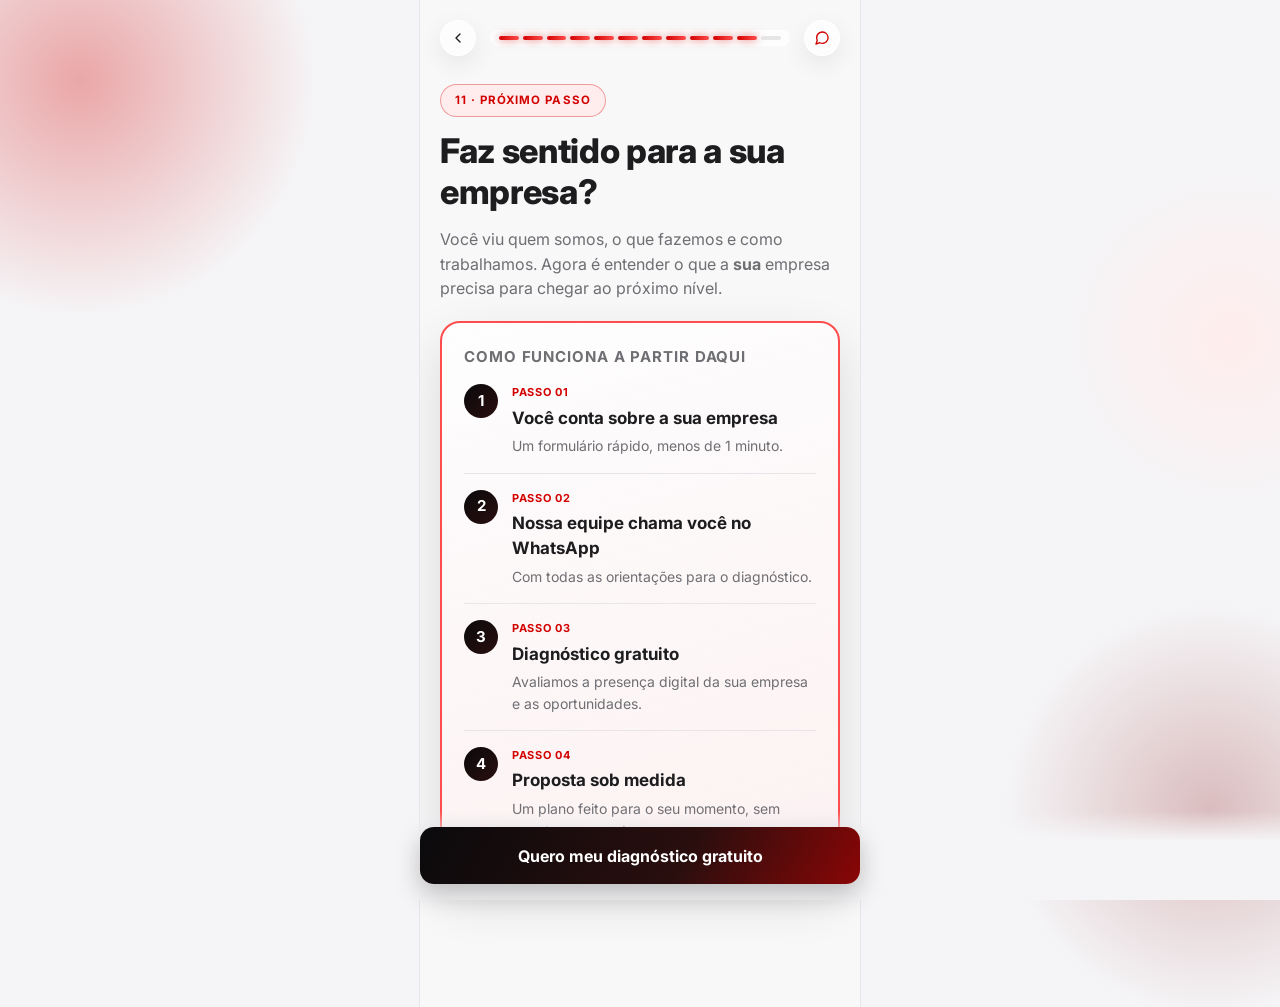
<file: etapa-11.html>
<!DOCTYPE html>
<html lang="pt-BR">
<head>
<meta charset="UTF-8">
<meta name="viewport" content="width=device-width, initial-scale=1.0">
<title>Chama</title>
<link rel="icon" href="assets/img/favicon.svg" type="image/svg+xml">
<link rel="icon" href="assets/img/favicon-32.png" sizes="32x32" type="image/png">
<link rel="alternate icon" href="assets/img/favicon.ico">
<link rel="apple-touch-icon" href="assets/img/apple-touch-icon.png">
<link rel="preconnect" href="https://fonts.googleapis.com">
<link rel="preconnect" href="https://fonts.gstatic.com" crossorigin>
<link href="https://fonts.googleapis.com/css2?family=Inter:wght@400;500;600;700;800&display=swap" rel="stylesheet">
<link rel="stylesheet" href="assets/style.css">
</head>
<body>
  <div class="frame">
    <div class="top-bar">
      <a class="btn-back" href="sprint-100k-vsl.html" aria-label="Voltar para etapa anterior">
        <svg viewBox="0 0 24 24" fill="none" stroke="currentColor" stroke-width="2" stroke-linecap="round" stroke-linejoin="round"><polyline points="15 18 9 12 15 6"></polyline></svg>
      </a>
      <div class="progress" role="img" aria-label="Etapa 11 de 12">
        <span class="seg filled"></span>
        <span class="seg filled"></span>
        <span class="seg filled"></span>
        <span class="seg filled"></span>
        <span class="seg filled"></span>
        <span class="seg filled"></span>
        <span class="seg filled"></span>
        <span class="seg filled"></span>
        <span class="seg filled"></span>
        <span class="seg filled"></span>
        <span class="seg filled"></span>
        <span class="seg"></span>
      </div>
    </div>

    <main class="fade-in">
      <p class="eyebrow">11 · Próximo passo</p>
      <h1 class="title">Faz sentido para a sua empresa?</h1>
      <p class="subtext">Você viu quem somos, o que fazemos e como trabalhamos. Agora é entender o que a <strong>sua</strong> empresa precisa para chegar ao próximo nível.</p>

      <div class="card highlight">
        <p class="card-label">Como funciona a partir daqui</p>
        <div class="step">
          <div class="step-num">1</div>
          <div class="step-body">
            <p class="step-tag">Passo 01</p>
            <h3>Você conta sobre a sua empresa</h3>
            <p>Um formulário rápido, menos de 1 minuto.</p>
          </div>
        </div>
        <div class="step">
          <div class="step-num">2</div>
          <div class="step-body">
            <p class="step-tag">Passo 02</p>
            <h3>Nossa equipe chama você no WhatsApp</h3>
            <p>Com todas as orientações para o diagnóstico.</p>
          </div>
        </div>
        <div class="step">
          <div class="step-num">3</div>
          <div class="step-body">
            <p class="step-tag">Passo 03</p>
            <h3>Diagnóstico gratuito</h3>
            <p>Avaliamos a presença digital da sua empresa e as oportunidades.</p>
          </div>
        </div>
        <div class="step">
          <div class="step-num">4</div>
          <div class="step-body">
            <p class="step-tag">Passo 04</p>
            <h3>Proposta sob medida</h3>
            <p>Um plano feito para o seu momento, sem pacote engessado.</p>
          </div>
        </div>
      </div>
    </main>

    <div class="cta-fixed">
      <div class="cta-fixed-inner">
        <a class="btn-primary" href="etapa-12.html">Quero meu diagnóstico gratuito</a>
      </div>
    </div>
  </div>

  <script src="assets/app.js"></script>
</body>
</html>
</file>
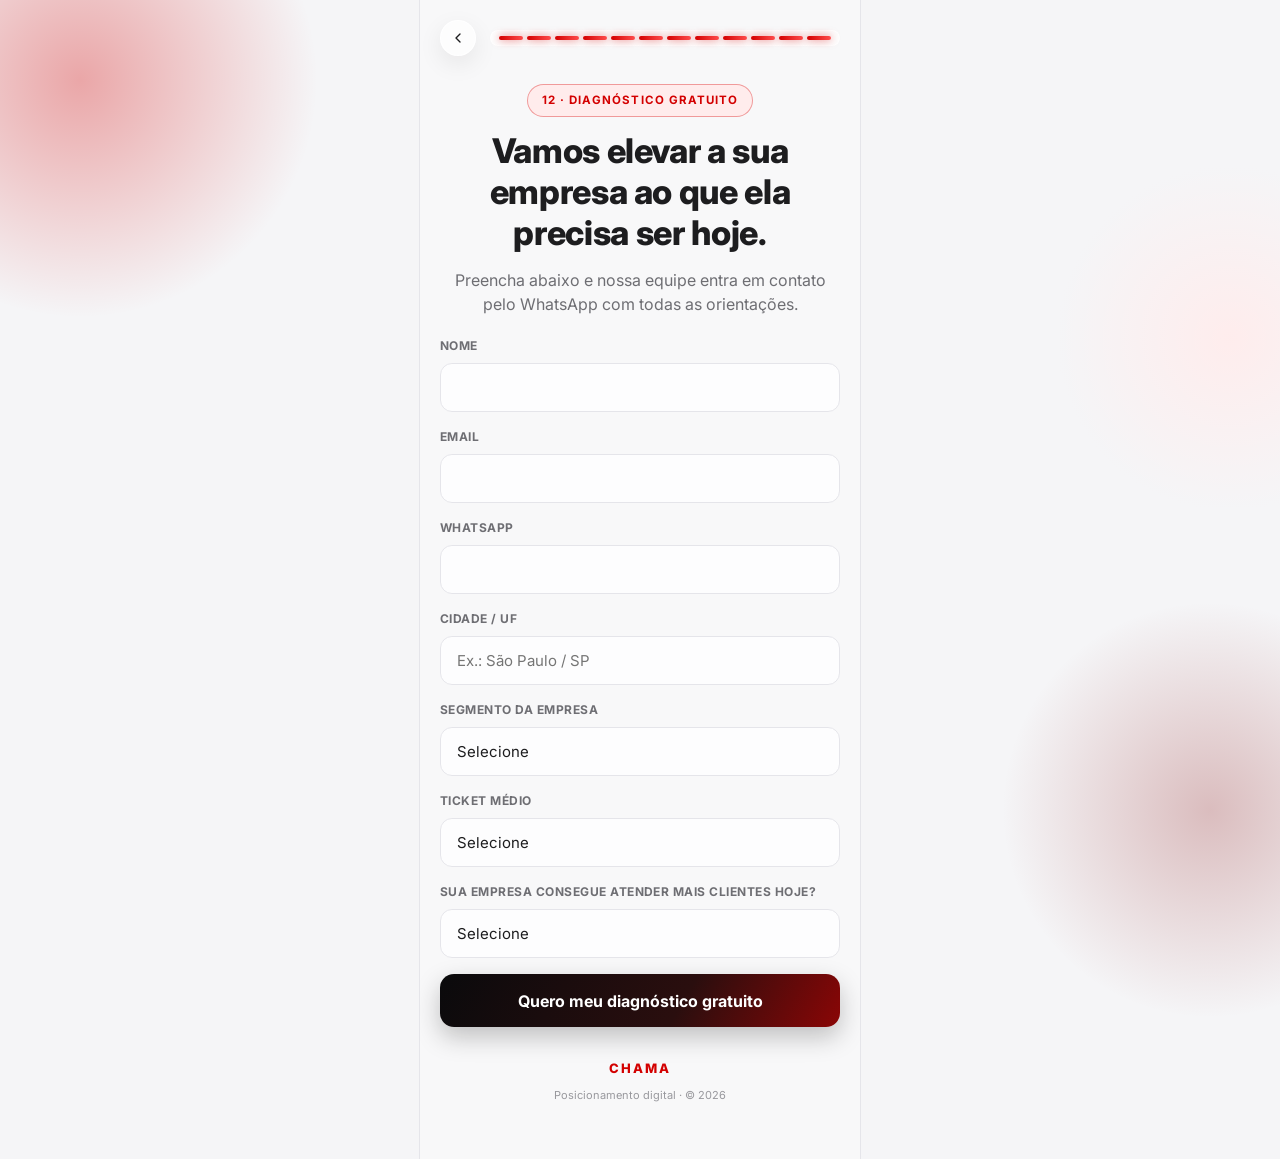
<file: etapa-12.html>
<!DOCTYPE html>
<html lang="pt-BR">
<head>
<meta charset="UTF-8">
<meta name="viewport" content="width=device-width, initial-scale=1.0">
<title>Chama</title>
<link rel="icon" href="assets/img/favicon.svg" type="image/svg+xml">
<link rel="icon" href="assets/img/favicon-32.png" sizes="32x32" type="image/png">
<link rel="alternate icon" href="assets/img/favicon.ico">
<link rel="apple-touch-icon" href="assets/img/apple-touch-icon.png">
<link rel="preconnect" href="https://fonts.googleapis.com">
<link rel="preconnect" href="https://fonts.gstatic.com" crossorigin>
<link href="https://fonts.googleapis.com/css2?family=Inter:wght@400;500;600;700;800&display=swap" rel="stylesheet">
<link rel="stylesheet" href="assets/style.css">
</head>
<body>
  <div class="frame no-cta">
    <div class="top-bar">
      <a class="btn-back" href="etapa-11.html" aria-label="Voltar para etapa anterior">
        <svg viewBox="0 0 24 24" fill="none" stroke="currentColor" stroke-width="2" stroke-linecap="round" stroke-linejoin="round"><polyline points="15 18 9 12 15 6"></polyline></svg>
      </a>
      <div class="progress" role="img" aria-label="Etapa 12 de 12">
        <span class="seg filled"></span>
        <span class="seg filled"></span>
        <span class="seg filled"></span>
        <span class="seg filled"></span>
        <span class="seg filled"></span>
        <span class="seg filled"></span>
        <span class="seg filled"></span>
        <span class="seg filled"></span>
        <span class="seg filled"></span>
        <span class="seg filled"></span>
        <span class="seg filled"></span>
        <span class="seg filled"></span>
      </div>
    </div>

    <main class="fade-in">
      <section id="form" style="text-align:center;">
        <p class="eyebrow" style="justify-content:center;">12 · Diagnóstico gratuito</p>
        <h1 class="title">Vamos elevar a sua empresa ao que ela precisa ser hoje.</h1>
        <p class="subtext">Preencha abaixo e nossa equipe entra em contato pelo WhatsApp com todas as orientações.</p>

        <!-- Formulário de captura — envia direto para o Supabase, ver assets/supabase-lead.js e assets/config.js -->
        <form id="lead-form" action="#" method="post" style="text-align:left;">
          <div class="field">
            <label for="nome">Nome</label>
            <input required type="text" id="nome" name="nome">
          </div>
          <div class="field">
            <label for="email">Email</label>
            <input required type="email" id="email" name="email">
          </div>
          <div class="field">
            <label for="whatsapp">WhatsApp</label>
            <input required type="tel" id="whatsapp" name="whatsapp">
          </div>
          <div class="field">
            <label for="localizacao">Cidade / UF</label>
            <input required type="text" id="localizacao" name="localizacao" placeholder="Ex.: São Paulo / SP">
          </div>
          <div class="field">
            <label for="tipo">Segmento da empresa</label>
            <select required id="tipo" name="tipo" onchange="verificaropcao(this)">
              <option value="">Selecione</option>
              <option>Restaurante, bar ou cafeteria</option>
              <option>Delivery ou food service</option>
              <option>Comércio e varejo</option>
              <option>Prestação de serviços</option>
              <option>Saúde, beleza e bem-estar</option>
              <option value="outro">Outro</option>
            </select>
          </div>
          <div id="outro-field" class="field" style="display:none;">
            <label for="outro">Por favor, especifique:</label>
            <input type="text" id="outro" name="outro">
          </div>
          <div class="field">
            <label for="ticket">Ticket médio</label>
            <select required id="ticket" name="ticket">
              <option value="">Selecione</option>
              <option>Até R$ 50</option>
              <option>R$ 50 – R$ 200</option>
              <option>R$ 200 – R$ 1.000</option>
              <option>Acima de R$ 1.000</option>
            </select>
          </div>
          <div class="field">
            <label for="capacidade">Sua empresa consegue atender mais clientes hoje?</label>
            <select required id="capacidade" name="capacidade">
              <option value="">Selecione</option>
              <option>Sim, temos espaço para crescer</option>
              <option>Não, estamos no limite</option>
            </select>
          </div>
          <button type="submit" class="btn-primary">Quero meu diagnóstico gratuito</button>
          <p id="lead-form-status" class="form-status" role="status" aria-live="polite"></p>
        </form>
      </section>

      <footer class="page-footer">
        <div class="mark">CHAMA</div>
        <div class="fine">Posicionamento digital · © 2026</div>
      </footer>
    </main>

  </div>

  <script src="assets/app.js"></script>
  <script src="assets/config.js"></script>
  <script src="assets/supabase-lead.js"></script>
</body>
</html>
</file>
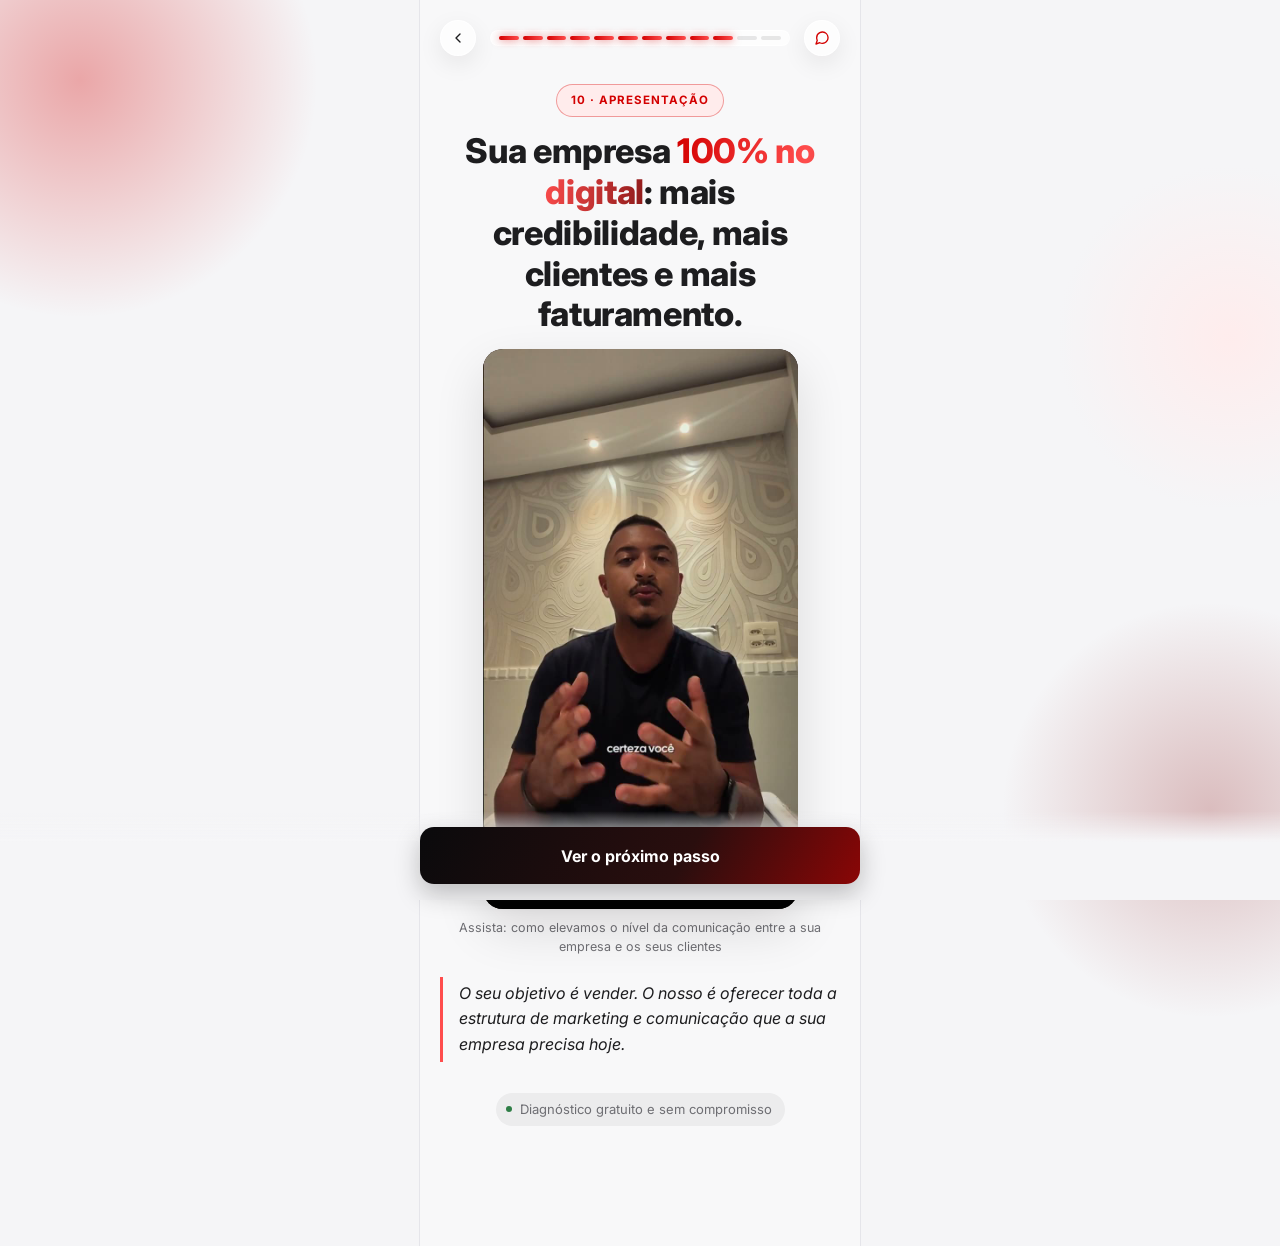
<file: sprint-100k-vsl.html>
<!DOCTYPE html>
<html lang="pt-BR">
<head>
<meta charset="UTF-8">
<meta name="viewport" content="width=device-width, initial-scale=1.0">
<title>Chama</title>
<link rel="icon" href="assets/img/favicon.svg" type="image/svg+xml">
<link rel="icon" href="assets/img/favicon-32.png" sizes="32x32" type="image/png">
<link rel="alternate icon" href="assets/img/favicon.ico">
<link rel="apple-touch-icon" href="assets/img/apple-touch-icon.png">
<link rel="preconnect" href="https://fonts.googleapis.com">
<link rel="preconnect" href="https://fonts.gstatic.com" crossorigin>
<link href="https://fonts.googleapis.com/css2?family=Inter:wght@400;500;600;700;800&display=swap" rel="stylesheet">
<link rel="stylesheet" href="assets/style.css">
</head>
<body>
  <div class="frame">
    <div class="top-bar">
      <a class="btn-back" href="etapa-09.html" aria-label="Voltar para etapa anterior">
        <svg viewBox="0 0 24 24" fill="none" stroke="currentColor" stroke-width="2" stroke-linecap="round" stroke-linejoin="round"><polyline points="15 18 9 12 15 6"></polyline></svg>
      </a>
      <div class="progress" role="img" aria-label="Etapa 10 de 12">
        <span class="seg filled"></span>
        <span class="seg filled"></span>
        <span class="seg filled"></span>
        <span class="seg filled"></span>
        <span class="seg filled"></span>
        <span class="seg filled"></span>
        <span class="seg filled"></span>
        <span class="seg filled"></span>
        <span class="seg filled"></span>
        <span class="seg filled"></span>
        <span class="seg"></span>
        <span class="seg"></span>
      </div>
    </div>

    <main class="fade-in">
      <div style="text-align:center;">
        <p class="eyebrow" style="justify-content:center;">10 · Apresentação</p>
        <h1 class="title">Sua empresa <span class="accent">100% no digital</span>: mais credibilidade, mais clientes e mais faturamento.</h1>
        <div class="video-frame portrait">
          <video data-autoplay controls playsinline muted preload="auto" poster="assets/video/vsl-capa.jpg" aria-label="Vídeo de apresentação da Chama">
            <source src="assets/video/vsl.mp4" type="video/mp4">
          </video>
        </div>
        <p class="video-caption">Assista: como elevamos o nível da comunicação entre a sua empresa e os seus clientes</p>

        <blockquote class="pull-quote" style="text-align:left; margin-bottom:18px;">
          O seu objetivo é vender. O nosso é oferecer toda a estrutura de marketing e comunicação que a sua empresa precisa hoje.
        </blockquote>
        <p class="note" style="justify-content:center;">Diagnóstico gratuito e sem compromisso</p>
      </div>
    </main>

    <div class="cta-fixed">
      <div class="cta-fixed-inner">
        <a class="btn-primary" href="etapa-11.html">Ver o próximo passo</a>
      </div>
    </div>
  </div>

  <script src="assets/app.js"></script>
</body>
</html>
</file>
<file: assets/style.css>
/* Autopiloto — Sistema de Design compartilhado (mobile-first, glass/gradiente, paleta Chama: vermelho sobre preto) */
/* Usado por: index.html, etapa-02..09.html e sprint-100k-vsl.html */

:root {
  --bg: #F5F5F7;
  --card-bg: rgba(255, 255, 255, 0.68);
  --card-bg-solid: #FFFFFF;
  --card-border: rgba(255, 255, 255, 0.8);
  --card-border-solid: #E5E5EA;
  --text-primary: #1D1D1F;
  --text-secondary: #6E6E73;
  --text-tertiary: #98989D;
  --brand: #FF4D4D;
  --brand-strong: #D30000;
  --brand-tint: #FFECEC;
  --dark: #0A0A0C;
  --ember: #8E1B1B;
  --green: #2E7D46;
  --shadow: 0 8px 24px rgba(20, 6, 6, 0.08);
  --shadow-lg: 0 20px 50px rgba(20, 6, 6, 0.12);
  --font: 'Inter', -apple-system, BlinkMacSystemFont, 'SF Pro Text', 'Helvetica Neue', Arial, sans-serif;
}

* { box-sizing: border-box; }

html, body {
  margin: 0;
  padding: 0;
  background: var(--bg);
  color: var(--text-primary);
}

body {
  font-family: var(--font);
  -webkit-font-smoothing: antialiased;
  min-height: 100vh;
  line-height: 1.5;
  overflow-x: hidden;
  position: relative;
  background-color: var(--bg);
  background-repeat: no-repeat;
  background-image:
    radial-gradient(circle, rgba(211, 0, 0, 0.32), rgba(211, 0, 0, 0) 70%),
    radial-gradient(circle, rgba(142, 27, 27, 0.26), rgba(142, 27, 27, 0) 70%),
    radial-gradient(circle, rgba(255, 236, 236, 0.95), rgba(255, 236, 236, 0) 72%);
  background-size: 480px 480px, 420px 420px, 340px 340px;
  background-position: -160px -160px, calc(100% + 140px) calc(100% + 120px), calc(100% + 120px) 30%;
  background-attachment: fixed;
  animation: bg-drift 24s ease-in-out infinite;
}

@keyframes bg-drift {
  0%, 100% { background-position: -160px -160px, calc(100% + 140px) calc(100% + 120px), calc(100% + 120px) 30%; }
  50% { background-position: -130px -120px, calc(100% + 110px) calc(100% + 90px), calc(100% + 90px) 36%; }
}

a { color: inherit; }

:focus-visible {
  outline: 2px solid var(--brand);
  outline-offset: 2px;
}

img, svg { max-width: 100%; display: block; }

button, input, select, textarea { font-family: var(--font); }

/* Navegadores sem backdrop-filter: cartões voltam a ser sólidos e legíveis */
@supports not ((backdrop-filter: blur(1px)) or (-webkit-backdrop-filter: blur(1px))) {
  :root {
    --card-bg: var(--card-bg-solid);
    --card-border: var(--card-border-solid);
  }
}

/* ---- Container mobile-first ---- */

.frame {
  position: relative;
  max-width: 440px;
  margin: 0 auto;
  min-height: 100vh;
  padding: 20px 20px 112px;
  overflow-x: hidden;
  z-index: 1;
}

.frame.no-cta { padding-bottom: 48px; }

/* ---- Topo: voltar + progresso ---- */

.top-bar {
  display: flex;
  align-items: center;
  gap: 14px;
  margin-bottom: 28px;
}

.btn-back {
  display: inline-flex;
  align-items: center;
  justify-content: center;
  width: 36px;
  height: 36px;
  flex: 0 0 auto;
  border-radius: 50%;
  background: var(--card-bg);
  border: 1px solid var(--card-border);
  backdrop-filter: blur(14px) saturate(140%);
  -webkit-backdrop-filter: blur(14px) saturate(140%);
  box-shadow: var(--shadow);
  text-decoration: none;
  color: var(--text-primary);
  transition: transform 0.15s ease, background 0.15s ease;
}

.btn-back:hover { background: var(--brand-tint); }
.btn-back:active { transform: scale(0.93); }
.btn-back svg { width: 16px; height: 16px; }

.progress {
  display: flex;
  gap: 4px;
  flex: 1 1 auto;
  padding: 5px 8px;
  background: var(--card-bg);
  border: 1px solid var(--card-border);
  border-radius: 999px;
  backdrop-filter: blur(14px) saturate(140%);
  -webkit-backdrop-filter: blur(14px) saturate(140%);
}

.progress .seg {
  flex: 1;
  height: 4px;
  border-radius: 2px;
  background: rgba(29, 29, 31, 0.1);
}

.progress .seg.filled {
  background: linear-gradient(90deg, var(--brand-strong), var(--brand));
  box-shadow: 0 0 8px rgba(211, 0, 0, 0.6);
}

/* ---- Tipografia ---- */

.eyebrow {
  font-family: var(--font);
  text-transform: uppercase;
  letter-spacing: 0.09em;
  font-size: 11.5px;
  font-weight: 700;
  color: var(--brand-strong);
  margin: 0 0 14px;
  display: inline-flex;
  align-items: center;
  gap: 8px;
  flex-wrap: wrap;
  background: var(--brand-tint);
  border: 1px solid rgba(211, 0, 0, 0.35);
  border-radius: 999px;
  padding: 7px 14px;
}

h1.title {
  font-family: var(--font);
  font-weight: 800;
  font-size: clamp(28px, 7.5vw, 34px);
  line-height: 1.2;
  letter-spacing: -0.01em;
  margin: 0 0 14px;
  color: var(--text-primary);
}

.accent {
  background: linear-gradient(100deg, var(--brand-strong) 0%, var(--brand) 55%, var(--ember) 100%);
  -webkit-background-clip: text;
  background-clip: text;
  color: transparent;
}

h2.section-title {
  font-family: var(--font);
  font-weight: 800;
  font-size: 23px;
  line-height: 1.28;
  letter-spacing: -0.01em;
  margin: 0 0 10px;
  color: var(--text-primary);
}

.subtext {
  font-size: 16px;
  line-height: 1.55;
  color: var(--text-secondary);
  margin: 0 0 20px;
}

.note {
  font-size: 13px;
  color: var(--text-secondary);
  display: inline-flex;
  align-items: center;
  gap: 8px;
  margin-bottom: 8px;
  background: rgba(29, 29, 31, 0.05);
  border-radius: 999px;
  padding: 7px 13px 7px 10px;
}

.note::before {
  content: "";
  width: 6px;
  height: 6px;
  border-radius: 50%;
  background: var(--green);
  box-shadow: 0 0 0 0 rgba(46, 125, 70, 0.55);
  display: inline-block;
  flex: 0 0 auto;
  animation: dot-ping 1.8s ease-out infinite;
}

@keyframes dot-ping {
  0% { box-shadow: 0 0 0 0 rgba(46, 125, 70, 0.55); }
  70%, 100% { box-shadow: 0 0 0 7px rgba(46, 125, 70, 0); }
}

.section-head { margin-bottom: 20px; }
.section-head .eyebrow { margin-bottom: 10px; }

/* ---- Botões ---- */

.btn-primary,
.btn-secondary {
  position: relative;
  overflow: hidden;
  isolation: isolate;
}

.btn-primary {
  display: block;
  width: 100%;
  text-align: center;
  text-decoration: none;
  background: linear-gradient(120deg, var(--dark) 0%, #2A0E0E 60%, var(--brand-strong) 130%);
  color: #fff;
  font-family: var(--font);
  font-weight: 700;
  font-size: 16px;
  padding: 16.5px 20px;
  border-radius: 14px;
  border: none;
  cursor: pointer;
  box-shadow: 0 10px 24px rgba(29, 29, 31, 0.26), 0 0 0 0 rgba(211, 0, 0, 0.5);
  animation: btn-glow 2.6s ease-in-out infinite;
  transition: transform 0.15s ease, box-shadow 0.15s ease;
}

.btn-primary:hover,
.btn-primary:focus-visible {
  animation-play-state: paused;
  box-shadow: 0 12px 28px rgba(29, 29, 31, 0.3), 0 0 0 6px rgba(211, 0, 0, 0.26);
}

.btn-primary:active { transform: scale(0.98); }

@keyframes btn-glow {
  0%, 100% { box-shadow: 0 10px 24px rgba(29, 29, 31, 0.26), 0 0 0 0 rgba(211, 0, 0, 0.42); }
  50% { box-shadow: 0 10px 24px rgba(29, 29, 31, 0.26), 0 0 0 9px rgba(211, 0, 0, 0); }
}

.btn-secondary {
  display: block;
  width: 100%;
  text-align: center;
  text-decoration: none;
  background: var(--card-bg);
  backdrop-filter: blur(14px) saturate(140%);
  -webkit-backdrop-filter: blur(14px) saturate(140%);
  color: var(--dark);
  font-family: var(--font);
  font-weight: 600;
  font-size: 16px;
  padding: 14.5px 20px;
  border-radius: 14px;
  border: 1.5px solid var(--dark);
  cursor: pointer;
  transition: background 0.15s ease, transform 0.15s ease;
}

.btn-secondary:hover { background: rgba(29, 29, 31, 0.06); }
.btn-secondary:active { transform: scale(0.98); }

.btn-link {
  display: inline-flex;
  align-items: center;
  gap: 6px;
  font-family: var(--font);
  font-weight: 600;
  font-size: 14px;
  color: var(--brand-strong);
  text-decoration: none;
}

/* Ripple ao clicar (ver assets/app.js) */
.btn-ripple {
  position: absolute;
  border-radius: 50%;
  background: rgba(255, 255, 255, 0.55);
  transform: scale(0);
  animation: ripple-out 0.6s ease-out forwards;
  pointer-events: none;
  z-index: -1;
}

.btn-secondary .btn-ripple { background: rgba(211, 0, 0, 0.28); }

@keyframes ripple-out {
  to { transform: scale(1); opacity: 0; }
}

/* ---- CTA fixo ---- */

.cta-fixed {
  position: fixed;
  left: 0;
  right: 0;
  bottom: 0;
  display: flex;
  justify-content: center;
  padding: 16px 20px calc(16px + env(safe-area-inset-bottom));
  background: linear-gradient(to top, var(--bg) 65%, rgba(245, 245, 247, 0));
  z-index: 10;
}

.cta-fixed-inner {
  width: 100%;
  max-width: 440px;
}

/* ---- Atalho "Falar com a equipe" no topo (criado em assets/app.js) ----
   Discreto de propósito: mesmo estilo do botão voltar, só o ícone em vermelho,
   para não competir com o CTA principal de cada etapa. */

.contact-link {
  display: inline-flex;
  align-items: center;
  justify-content: center;
  width: 36px;
  height: 36px;
  flex: 0 0 auto;
  border-radius: 50%;
  background: var(--card-bg);
  border: 1px solid var(--card-border);
  backdrop-filter: blur(14px) saturate(140%);
  -webkit-backdrop-filter: blur(14px) saturate(140%);
  box-shadow: var(--shadow);
  color: var(--brand-strong);
  text-decoration: none;
  transition: transform 0.15s ease, background 0.15s ease;
}

.contact-link:hover { background: var(--brand-tint); }
.contact-link:active { transform: scale(0.93); }
.contact-link svg { width: 16px; height: 16px; }

/* ---- Cards genéricos (glass) ---- */

.card {
  background: var(--card-bg);
  border: 1px solid var(--card-border);
  border-radius: 20px;
  box-shadow: var(--shadow);
  backdrop-filter: blur(16px) saturate(150%);
  -webkit-backdrop-filter: blur(16px) saturate(150%);
  padding: 22px;
  margin-bottom: 14px;
  transition: transform 0.2s ease, box-shadow 0.2s ease;
}

.card:hover { transform: translateY(-2px); box-shadow: var(--shadow-lg); }

.card.dashed {
  border: 1.5px dashed var(--brand);
  box-shadow: none;
  background: rgba(255, 236, 236, 0.65);
}

.card.highlight {
  border: 2px solid var(--brand);
  box-shadow: var(--shadow-lg);
  background: linear-gradient(165deg, rgba(255, 255, 255, 0.78), rgba(255, 236, 236, 0.6));
  position: relative;
  animation: card-glow 3s ease-in-out infinite;
}

.card.highlight:hover {
  transform: translateY(-2px) scale(1.005);
  animation-play-state: paused;
}

@keyframes card-glow {
  0%, 100% { box-shadow: var(--shadow-lg), 0 0 0 0 rgba(211, 0, 0, 0.35); }
  50% { box-shadow: var(--shadow-lg), 0 0 0 12px rgba(211, 0, 0, 0); }
}

/* Card "custo de contratar separado" — deliberadamente mais frio/pesado que o card de investimento */
.card.market-card {
  position: relative;
  background: linear-gradient(160deg, rgba(142, 27, 27, 0.12), rgba(142, 27, 27, 0.03));
  border: 1.5px dashed rgba(142, 27, 27, 0.5);
  box-shadow: none;
}

.card.market-card:hover { transform: none; box-shadow: none; }

.card.market-card .oi-val { color: var(--ember); font-weight: 700; }
.card.market-card .offer-item { border-bottom-color: rgba(142, 27, 27, 0.2); }
.card.market-card .offer-total { border-top-color: rgba(142, 27, 27, 0.32); }
.card.market-card .offer-total .ot-val { color: var(--ember); }
.card.market-card .roi-note { color: #7A2A2A; }

.badge-corner {
  position: absolute;
  top: -12px;
  right: 16px;
  background: linear-gradient(120deg, var(--brand-strong), var(--brand));
  color: #fff;
  font-family: var(--font);
  font-size: 11px;
  font-weight: 700;
  letter-spacing: 0.04em;
  text-transform: uppercase;
  padding: 5px 12px;
  border-radius: 999px;
  box-shadow: var(--shadow);
}

.badge-corner.ember {
  background: linear-gradient(120deg, var(--ember), #5E0F0F);
}

.card-label {
  font-family: var(--font);
  text-transform: uppercase;
  font-size: 11.5px;
  font-weight: 700;
  letter-spacing: 0.06em;
  color: var(--text-secondary);
  margin: 0 0 8px;
}

.card-title {
  font-family: var(--font);
  font-size: 19px;
  font-weight: 700;
  margin: 0 0 10px;
  color: var(--text-primary);
}

.card p { margin: 0; color: var(--text-secondary); font-size: 15px; line-height: 1.55; }

.compare-card .card-title { display: flex; align-items: center; justify-content: space-between; gap: 8px; }

/* ---- Listas com marcadores ---- */

ul.check-list, ul.plain-list {
  list-style: none;
  margin: 0;
  padding: 0;
  display: flex;
  flex-direction: column;
  gap: 12px;
}

ul.check-list li, ul.plain-list li {
  display: flex;
  align-items: flex-start;
  gap: 10px;
  font-size: 15px;
  line-height: 1.5;
  color: var(--text-primary);
}

.marker {
  flex: 0 0 auto;
  width: 20px;
  height: 20px;
  border-radius: 50%;
  display: inline-flex;
  align-items: center;
  justify-content: center;
  font-size: 12px;
  margin-top: 1px;
}

.marker.check { background: var(--green); color: #fff; }
.marker.dash { background: var(--card-border-solid); color: var(--text-secondary); }
.marker.x { border: 1.5px solid var(--ember); color: var(--ember); background: transparent; }

.x-card {
  display: flex;
  align-items: center;
  gap: 14px;
}

.x-card .marker.x {
  width: 32px;
  height: 32px;
  font-size: 15px;
}

.x-card span.label { font-size: 15px; }

/* ---- Vídeo / VSL ---- */

.video-frame {
  position: relative;
  width: 100%;
  aspect-ratio: 9 / 16;
  max-height: 420px;
  border-radius: 20px;
  overflow: hidden;
  background: linear-gradient(160deg, #1F0B0B 0%, #0A0A0C 60%, #141416 100%);
  display: flex;
  align-items: center;
  justify-content: center;
  margin-bottom: 10px;
  box-shadow: var(--shadow-lg);
}

.video-frame.landscape { aspect-ratio: 16 / 9; max-height: none; }

/* Vídeo vertical (9:16) real: a altura manda e a largura acompanha, sem cortar o quadro */
.video-frame.portrait {
  width: auto;
  height: min(68vh, 560px);
  max-width: 100%;
  max-height: none;
  margin-left: auto;
  margin-right: auto;
}

.unmute-btn {
  position: absolute;
  top: 14px;
  left: 50%;
  transform: translateX(-50%);
  z-index: 2;
  display: inline-flex;
  align-items: center;
  gap: 8px;
  padding: 10px 16px;
  border: none;
  border-radius: 999px;
  background: linear-gradient(135deg, var(--brand), var(--brand-strong));
  color: #fff;
  font-family: var(--font);
  font-size: 13.5px;
  font-weight: 700;
  white-space: nowrap;
  cursor: pointer;
  box-shadow: 0 8px 20px rgba(0, 0, 0, 0.35);
  animation: unmute-pulse 1.8s ease-in-out infinite;
}

.unmute-btn svg { width: 18px; height: 18px; }

@keyframes unmute-pulse {
  0%, 100% { box-shadow: 0 8px 20px rgba(0, 0, 0, 0.35), 0 0 0 0 rgba(255, 77, 77, 0.55); }
  50% { box-shadow: 0 8px 20px rgba(0, 0, 0, 0.35), 0 0 0 10px rgba(255, 77, 77, 0); }
}

.video-frame video {
  width: 100%;
  height: 100%;
  object-fit: cover;
  display: block;
  background: var(--dark);
}

.play-btn {
  width: 64px;
  height: 64px;
  border-radius: 50%;
  background: linear-gradient(135deg, var(--brand), var(--brand-strong));
  display: flex;
  align-items: center;
  justify-content: center;
  box-shadow: 0 8px 20px rgba(211, 0, 0, 0.4);
  border: none;
  cursor: pointer;
  animation: btn-glow 2.6s ease-in-out infinite;
}

.play-btn svg { width: 22px; height: 22px; margin-left: 3px; }

.video-caption {
  font-size: 12.5px;
  color: var(--text-secondary);
  text-align: center;
  margin: 0 0 20px;
}

blockquote.pull-quote {
  margin: 0 0 4px;
  padding: 4px 0 4px 16px;
  border-left: 3px solid var(--brand);
  font-style: italic;
  font-size: 16px;
  line-height: 1.6;
  color: var(--text-primary);
}

/* ---- Chat ---- */

.chat-card { padding: 0; overflow: hidden; }

.chat-header {
  display: flex;
  align-items: center;
  gap: 8px;
  padding: 16px 20px;
  border-bottom: 1px solid var(--card-border);
}

.online-dot {
  width: 8px;
  height: 8px;
  border-radius: 50%;
  background: var(--green);
  flex: 0 0 auto;
}

.chat-header span { font-size: 14px; font-weight: 700; }

.chat-notice {
  background: rgba(255, 236, 236, 0.7);
  color: var(--text-primary);
  font-size: 13px;
  line-height: 1.5;
  padding: 12px 20px;
  border-bottom: 1px solid var(--card-border);
}

.chat-body {
  padding: 18px 16px;
  display: flex;
  flex-direction: column;
  gap: 10px;
}

.bubble {
  max-width: 82%;
  padding: 11px 15px;
  border-radius: 16px;
  font-size: 14.5px;
  line-height: 1.5;
  opacity: 0;
  transform: translateY(6px);
  animation: bubble-in 0.4s ease forwards;
}

.bubble.assistant {
  align-self: flex-start;
  background: rgba(241, 241, 243, 0.9);
  color: var(--text-primary);
  border-bottom-left-radius: 4px;
}

.bubble.user {
  align-self: flex-end;
  background: linear-gradient(120deg, var(--brand-strong), var(--brand));
  color: #fff;
  border-bottom-right-radius: 4px;
}

@keyframes bubble-in {
  to { opacity: 1; transform: translateY(0); }
}

/* ---- Chat interativo (chips + campo de texto) ---- */

.bubble.typing {
  display: flex;
  gap: 4px;
  align-items: center;
  padding: 13px 16px;
}

.bubble.typing span {
  width: 5px;
  height: 5px;
  border-radius: 50%;
  background: var(--text-tertiary);
  opacity: 0.5;
  animation: chat-blink 1.1s infinite;
}

.bubble.typing span:nth-child(2) { animation-delay: 0.15s; }
.bubble.typing span:nth-child(3) { animation-delay: 0.3s; }

@keyframes chat-blink {
  0%, 80%, 100% { opacity: 0.3; }
  40% { opacity: 1; }
}

.chat-chips {
  display: flex;
  flex-wrap: wrap;
  gap: 8px;
  padding: 0 16px 14px;
}

.chat-chip {
  font-family: var(--font);
  font-size: 12.5px;
  font-weight: 600;
  color: var(--brand-strong);
  background: var(--brand-tint);
  border: 1px solid rgba(211, 0, 0, 0.35);
  border-radius: 999px;
  padding: 7px 13px;
  cursor: pointer;
  transition: background 0.2s ease, transform 0.15s ease;
}

.chat-chip:hover { background: rgba(211, 0, 0, 0.22); }
.chat-chip:active { transform: scale(0.96); }

.chat-chip:disabled {
  opacity: 0.4;
  cursor: default;
  pointer-events: none;
}

.chat-input-row {
  display: flex;
  gap: 8px;
  padding: 14px 16px;
  border-top: 1px solid var(--card-border-solid);
}

.chat-input {
  flex: 1;
  min-width: 0;
  background: #fff;
  border: 1px solid var(--card-border-solid);
  border-radius: 999px;
  padding: 11px 16px;
  color: var(--text-primary);
  font-family: var(--font);
  font-size: 14px;
  outline: none;
}

.chat-input:focus {
  border-color: var(--brand);
  box-shadow: 0 0 0 3px rgba(211, 0, 0, 0.15);
}

.chat-send {
  flex: 0 0 auto;
  width: 38px;
  height: 38px;
  border-radius: 50%;
  border: none;
  background: linear-gradient(135deg, var(--brand), var(--brand-strong));
  color: #fff;
  cursor: pointer;
  display: flex;
  align-items: center;
  justify-content: center;
  transition: transform 0.15s ease;
}

.chat-send:hover { transform: scale(1.06); }
.chat-send:active { transform: scale(0.94); }
.chat-send svg { width: 16px; height: 16px; }

.chat-cta { padding: 4px 16px 18px; }

.chat-cta a {
  display: flex;
  justify-content: center;
  align-items: center;
  gap: 8px;
  width: 100%;
  background: linear-gradient(120deg, var(--dark) 0%, #2A0E0E 60%, var(--brand-strong) 130%);
  color: #fff;
  text-decoration: none;
  font-weight: 700;
  font-size: 14px;
  padding: 0 13px;
  border-radius: 12px;
  opacity: 0;
  max-height: 0;
  overflow: hidden;
  transform: translateY(6px);
  pointer-events: none;
  transition: opacity 0.35s ease, transform 0.35s ease, max-height 0.35s ease, padding 0.35s ease;
}

.chat-cta a.visible {
  opacity: 1;
  max-height: 60px;
  padding: 13px;
  transform: translateY(0);
  pointer-events: auto;
}

/* Bolha de assistente que carrega um botão de verdade (não texto com link embutido) */
.bubble.cta-bubble {
  background: transparent;
  padding: 2px 0;
  max-width: 100%;
}

.bubble.cta-bubble a {
  display: inline-flex;
  align-items: center;
  gap: 6px;
  text-decoration: none;
  color: #fff;
  font-family: var(--font);
  font-weight: 700;
  font-size: 14px;
  background: linear-gradient(120deg, var(--dark) 0%, #2A0E0E 60%, var(--brand-strong) 130%);
  padding: 11px 18px;
  border-radius: 999px;
  box-shadow: var(--shadow);
  transition: transform 0.15s ease, opacity 0.15s ease;
}

.bubble.cta-bubble a:hover { opacity: 0.92; }
.bubble.cta-bubble a:active { transform: scale(0.97); }

/* ---- Badges ---- */

.badge-alert {
  display: inline-flex;
  align-items: center;
  gap: 7px;
  font-size: 11px;
  font-weight: 700;
  text-transform: uppercase;
  letter-spacing: 0.06em;
  color: var(--ember);
  background: rgba(255, 255, 255, 0.5);
  border: 1px solid rgba(142, 27, 27, 0.35);
  border-radius: 999px;
  padding: 7px 14px;
  white-space: nowrap;
}

.badge-alert .dot {
  width: 6px;
  height: 6px;
  border-radius: 50%;
  background: var(--ember);
  flex: 0 0 auto;
}

.badge-terracotta {
  display: inline-block;
  background: var(--ember);
  color: #fff;
  font-weight: 700;
  font-size: 13px;
  padding: 4px 12px;
  border-radius: 8px;
}

/* ---- Passos numerados ---- */

.step {
  display: flex;
  gap: 14px;
  align-items: flex-start;
  padding: 16px 0;
  border-bottom: 1px solid var(--card-border-solid);
}

.step:last-child { border-bottom: none; }

.step-num {
  flex: 0 0 auto;
  width: 34px;
  height: 34px;
  border-radius: 50%;
  background: linear-gradient(135deg, var(--dark), #2A0E0E);
  color: #fff;
  font-family: var(--font);
  font-weight: 700;
  font-size: 15px;
  display: flex;
  align-items: center;
  justify-content: center;
}

.step-body .step-tag {
  font-size: 11px;
  font-weight: 700;
  text-transform: uppercase;
  letter-spacing: 0.06em;
  color: var(--brand-strong);
  margin-bottom: 4px;
}

.step-body h3 {
  font-family: var(--font);
  font-size: 17px;
  font-weight: 700;
  margin: 0 0 4px;
  color: var(--text-primary);
}

.step-body p { font-size: 14px; line-height: 1.55; color: var(--text-secondary); margin: 0; }

/* ---- Selo circular (garantia / capacidade) ---- */

.seal {
  width: 92px;
  height: 92px;
  border: 1.5px solid var(--brand);
  border-radius: 50%;
  display: flex;
  align-items: center;
  justify-content: center;
  margin: 0 auto 24px;
  position: relative;
  background: var(--card-bg);
  backdrop-filter: blur(14px) saturate(140%);
  -webkit-backdrop-filter: blur(14px) saturate(140%);
  box-shadow: 0 0 0 0 rgba(211, 0, 0, 0.4);
  animation: seal-glow 2.6s ease-in-out infinite;
}

.seal::before {
  content: "";
  position: absolute;
  inset: 7px;
  border: 1px solid var(--brand);
  border-radius: 50%;
  opacity: 0.45;
}

.seal span {
  font-family: var(--font);
  font-weight: 800;
  font-size: 22px;
  color: var(--brand-strong);
}

@keyframes seal-glow {
  0%, 100% { box-shadow: 0 0 0 0 rgba(211, 0, 0, 0.35); }
  50% { box-shadow: 0 0 0 10px rgba(211, 0, 0, 0); }
}

/* ---- Oferta / preço ---- */

.price-card .price {
  font-family: var(--font);
  font-size: 30px;
  font-weight: 800;
  margin: 2px 0 14px;
  color: var(--text-primary);
}

.price-card .price span {
  font-family: var(--font);
  font-size: 13px;
  font-weight: 500;
  color: var(--text-secondary);
}

.offer-item {
  display: flex;
  justify-content: space-between;
  gap: 16px;
  padding: 14px 0;
  border-bottom: 1px dashed var(--card-border-solid);
  font-size: 15px;
}

.offer-item:last-of-type { border-bottom: none; }
.offer-item .oi-label { color: var(--text-primary); font-weight: 600; }
.offer-item .oi-label small { display: block; font-weight: 400; font-size: 12.5px; color: var(--text-secondary); margin-top: 3px; }
.offer-item .oi-val { font-size: 12.5px; font-weight: 600; color: var(--brand-strong); white-space: nowrap; align-self: flex-start; margin-top: 3px; }

.offer-total {
  margin-top: 18px;
  padding-top: 18px;
  border-top: 1px solid var(--card-border-solid);
  display: flex;
  justify-content: space-between;
  align-items: baseline;
}

.offer-total .ot-label { font-size: 12px; font-weight: 700; letter-spacing: 0.06em; text-transform: uppercase; color: var(--text-secondary); }
.offer-total .ot-val { font-family: var(--font); font-size: 26px; font-weight: 800; color: var(--text-primary); }

.offer-roi { margin-top: 14px; }
.offer-roi .roi-note { font-size: 12.5px; color: var(--text-secondary); margin-top: 6px; line-height: 1.5; }

.guarantee-block {
  display: flex;
  gap: 14px;
  align-items: flex-start;
}

.guarantee-block svg { flex: 0 0 auto; width: 30px; height: 30px; }

/* ---- FAQ acordeão ---- */

details.faq-item {
  border-bottom: 1px solid var(--card-border-solid);
  padding: 14px 0;
}

details.faq-item:last-child { border-bottom: none; }

details.faq-item summary {
  cursor: pointer;
  font-weight: 700;
  font-size: 15px;
  list-style: none;
  display: flex;
  justify-content: space-between;
  align-items: center;
  gap: 10px;
  color: var(--text-primary);
}

details.faq-item summary::-webkit-details-marker { display: none; }

details.faq-item summary::after {
  content: "+";
  font-family: var(--font);
  font-weight: 700;
  font-size: 20px;
  color: var(--brand-strong);
  flex: 0 0 auto;
  transition: transform 0.2s ease;
}

details.faq-item[open] summary::after { content: "–"; }

details.faq-item p {
  margin: 10px 0 0;
  font-size: 14px;
  line-height: 1.6;
  color: var(--text-secondary);
}

.placeholder-tag {
  color: var(--ember);
  font-weight: 700;
}

/* ---- Formulário ---- */

.field { margin-bottom: 16px; }

.field label {
  display: block;
  font-size: 12px;
  font-weight: 700;
  letter-spacing: 0.04em;
  text-transform: uppercase;
  color: var(--text-secondary);
  margin-bottom: 8px;
}

.field input,
.field select {
  width: 100%;
  padding: 14px 16px;
  background: rgba(255, 255, 255, 0.75);
  border: 1px solid var(--card-border-solid);
  border-radius: 12px;
  color: var(--text-primary);
  font-family: var(--font);
  font-size: 15px;
  appearance: none;
}

.field input:focus,
.field select:focus {
  outline: none;
  border-color: var(--brand);
  box-shadow: 0 0 0 3px rgba(211, 0, 0, 0.15);
}

.field-error {
  font-size: 12.5px;
  color: var(--ember);
  margin-top: 6px;
}

/* ---- Mensagem de envio (form leads) ---- */

.form-status {
  display: none;
  margin-top: 14px;
  padding: 14px 16px;
  border-radius: 12px;
  font-size: 14px;
  line-height: 1.5;
}

.form-status.is-visible { display: block; }

.form-status.success {
  background: rgba(46, 125, 70, 0.12);
  border: 1px solid rgba(46, 125, 70, 0.35);
  color: #1f5a34;
}

.form-status.error {
  background: rgba(142, 27, 27, 0.12);
  border: 1px solid rgba(142, 27, 27, 0.35);
  color: var(--ember);
}

/* ---- Footer ---- */

footer.page-footer {
  text-align: center;
  padding: 32px 0 8px;
}

footer.page-footer .mark {
  font-family: var(--font);
  font-weight: 800;
  letter-spacing: 0.14em;
  font-size: 13px;
  color: var(--brand-strong);
}

footer.page-footer .fine {
  font-size: 11px;
  color: var(--text-tertiary);
  margin-top: 8px;
}

hr.rule {
  border: none;
  height: 1px;
  background: var(--card-border-solid);
  margin: 28px 0;
}

/* ---- Animações + acessibilidade ---- */

.fade-in {
  animation: fade-up 0.5s ease both;
}

@keyframes fade-up {
  from { opacity: 0; transform: translateY(10px); }
  to { opacity: 1; transform: translateY(0); }
}

@media (prefers-reduced-motion: reduce) {
  .fade-in, .bubble, .btn-primary, .play-btn, .seal, .card.highlight, .note::before, .btn-ripple, .bubble.typing span, .unmute-btn, body {
    animation: none !important;
    opacity: 1 !important;
    transform: none !important;
  }
  .card:hover, .card.highlight:hover { transform: none !important; }
}

@media (min-width: 480px) {
  body { display: flex; justify-content: center; }
  .frame { box-shadow: 0 0 0 1px var(--card-border-solid); background: rgba(255, 255, 255, 0.28); }
}
</file>
